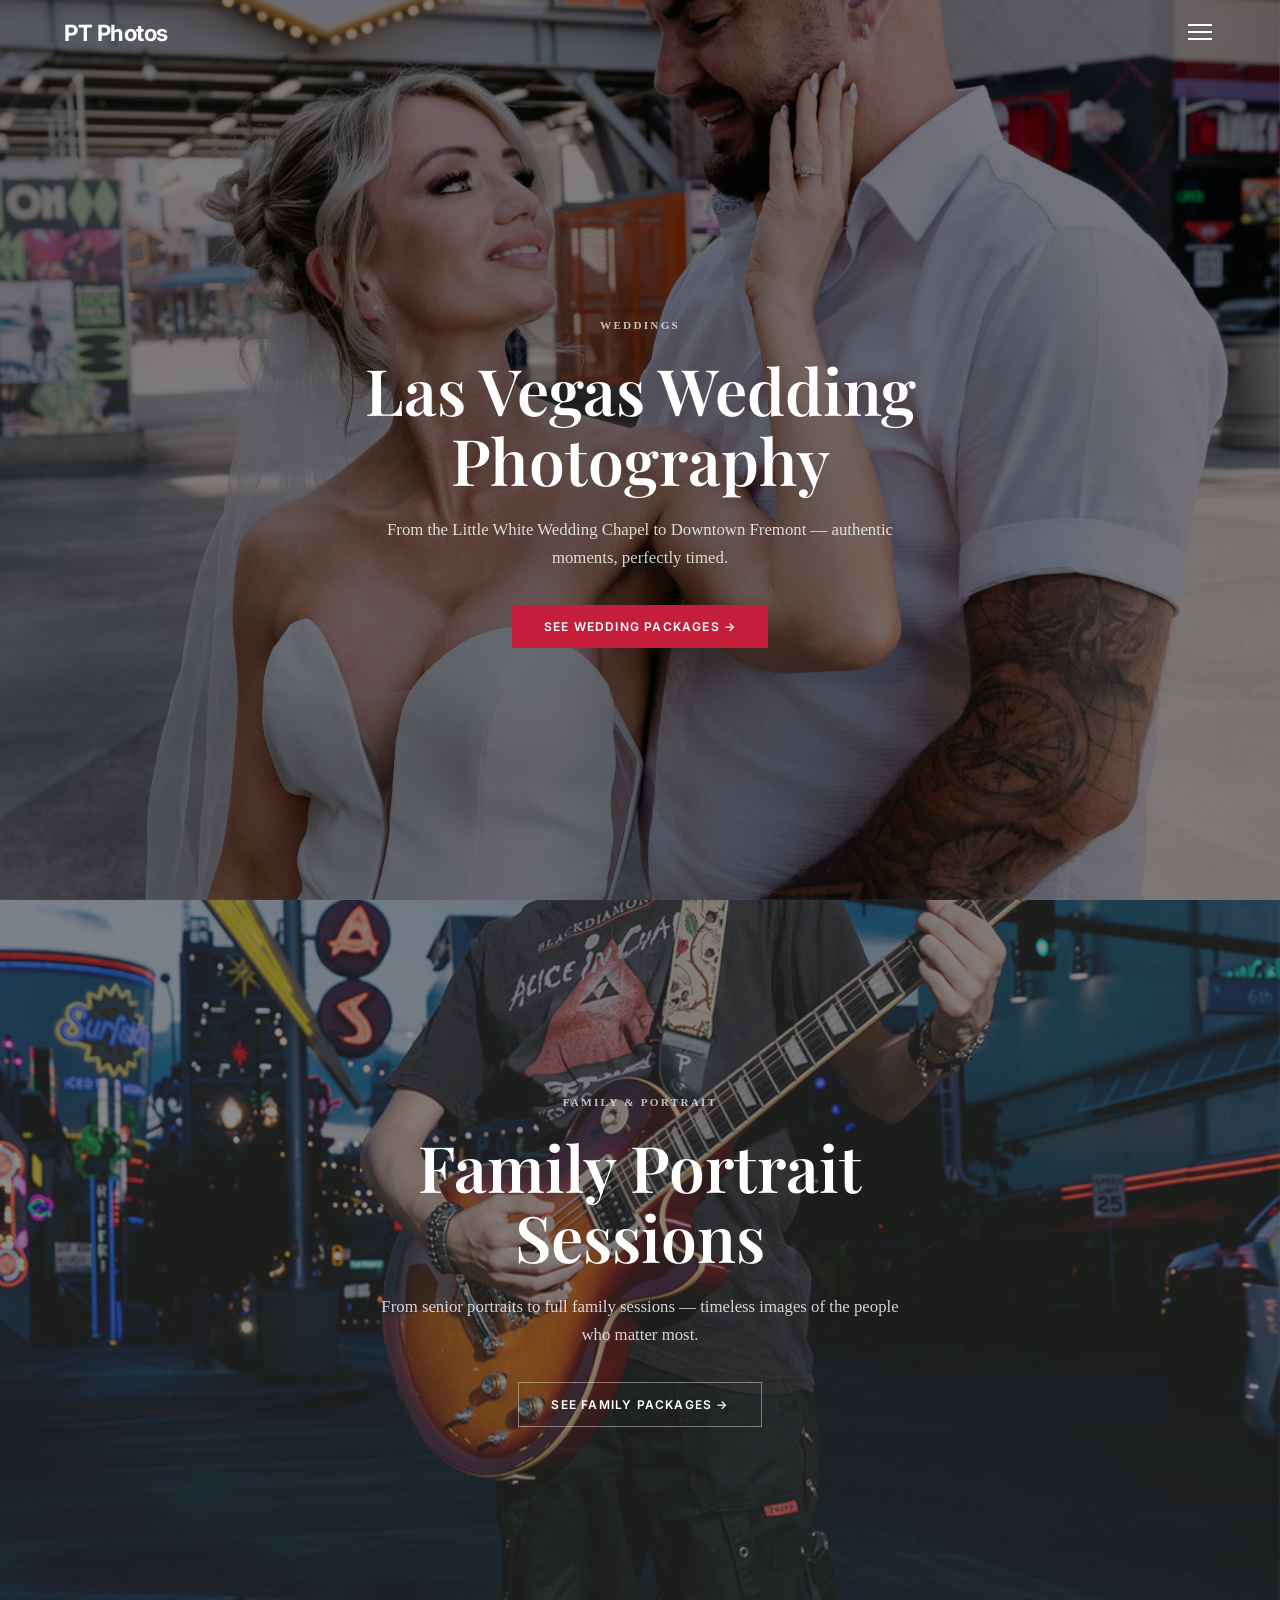
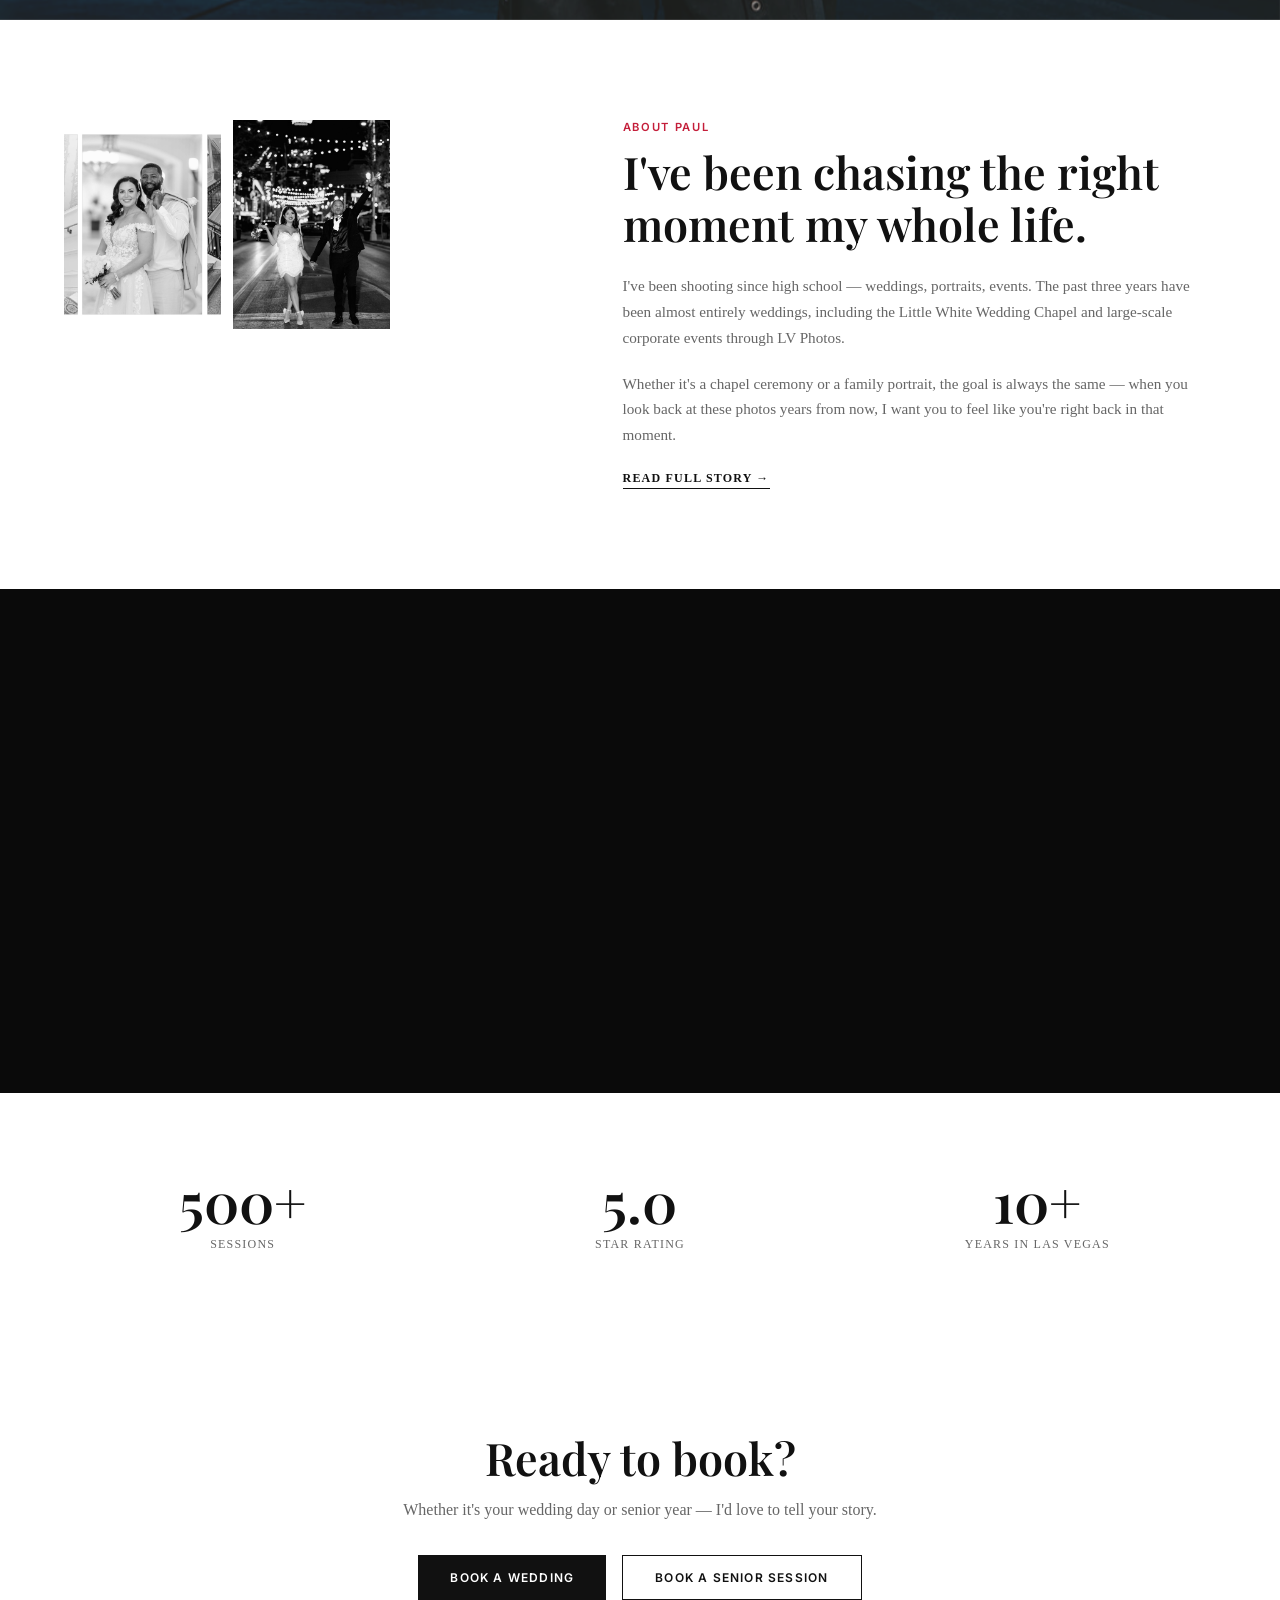
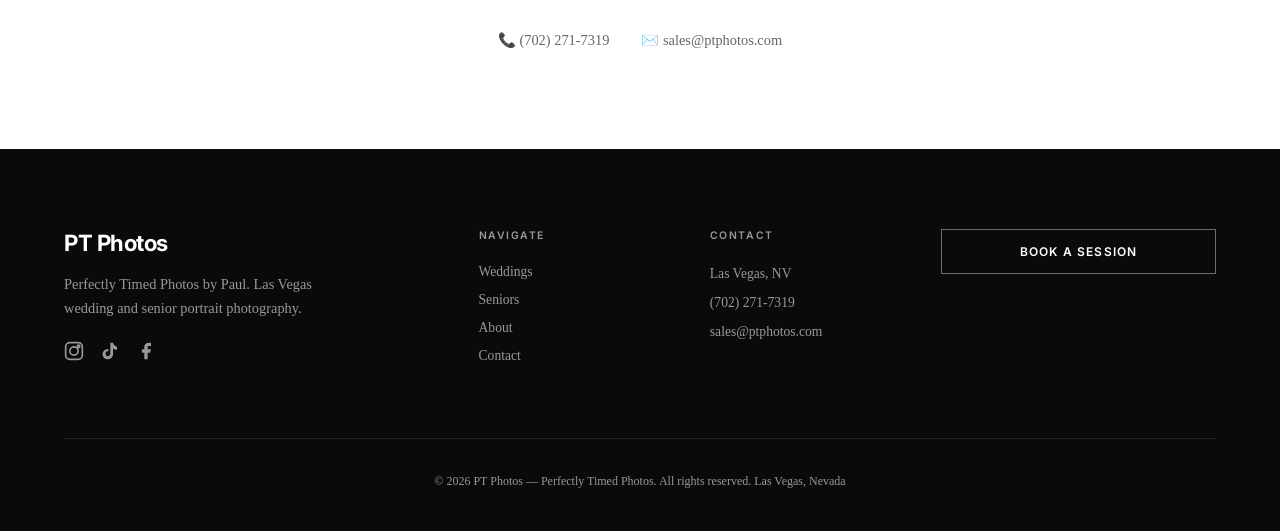
<file: index.html>
<!DOCTYPE html>
<html lang="en">
<head>
    <meta charset="UTF-8">
    <meta name="viewport" content="width=device-width, initial-scale=1.0">
    <title>PT Photos | Las Vegas Wedding & Portrait Photography</title>
    <meta name="description" content="Las Vegas wedding photography by Paul at PT Photos. Perfectly timed photos for weddings and senior portraits.">
    <link rel="stylesheet" href="styles.css">
    <link rel="preconnect" href="https://fonts.googleapis.com">
    <link rel="preconnect" href="https://fonts.gstatic.com" crossorigin>
</head>
<body>

    <nav class="navbar" id="navbar">
        <div class="nav-container">
          <a href="index.html" class="logo">PT Photos</a>
            <button class="nav-toggle" id="navToggle" aria-label="Menu">
                <span></span>
                <span></span>
                <span></span>
            </button>
            <ul class="nav-menu" id="navMenu">
                <li><a href="weddings.html">Weddings</a></li>
                <li><a href="seniors.html">Seniors</a></li>
                <li><a href="about.html">About</a></li>
                <li><a href="contact.html">Contact</a></li>
            </ul>
        </div>
    </nav>

    <!-- Hero: Weddings -->
    <section class="hero" id="home">
        <div class="hero-bg">
            <img src="photo1.JPG" alt="Las Vegas Wedding Photography">
        </div>
        <div class="hero-overlay"></div>
        <div class="hero-content">
            <p class="hero-label">Weddings</p>
            <h1>Las Vegas Wedding Photography</h1>
            <p class="hero-desc">From the Little White Wedding Chapel to Downtown Fremont — authentic moments, perfectly timed.</p>
            <a href="weddings.html" class="btn btn-primary">See Wedding Packages →</a>
        </div>
    </section>

    <!-- Family Portrait Sessions -->
    <section class="family-sessions">
        <div class="hero-bg">
            <img src="photo2.JPG" alt="Family Portrait Sessions">
        </div>
        <div class="hero-overlay"></div>
        <div class="hero-content">
            <p class="hero-label">Family & Portrait</p>
            <h1>Family Portrait Sessions</h1>
            <p class="hero-desc">From senior portraits to full family sessions — timeless images of the people who matter most.</p>
            <a href="seniors.html" class="btn btn-outline">See Family Packages →</a>
        </div>
    </section>

    <!-- About Paul -->
    <section class="about-home" id="about">
        <div class="container">
            <div class="about-home-grid">
                <div class="about-home-photos reveal">
                    <img src="photo3.JPG" alt="Wedding portrait">
                    <img src="photo5.JPG" alt="Chapel wedding">
                </div>
                <div class="about-home-text reveal">
                    <span class="section-label">About Paul</span>
                    <h2 class="section-title">I've been chasing the right moment my whole life.</h2>
                    <p>I've been shooting since high school — weddings, portraits, events. The past three years have been almost entirely weddings, including the Little White Wedding Chapel and large-scale corporate events through LV Photos.</p>
                    <p>Whether it's a chapel ceremony or a family portrait, the goal is always the same — when you look back at these photos years from now, I want you to feel like you're right back in that moment.</p>
                    <a href="about.html" class="link-arrow">Read Full Story →</a>
                </div>
            </div>
        </div>
    </section>

    <!-- Testimonial -->
    <section class="testimonial">
        <div class="container">
            <div class="testimonial-content reveal">
                <div class="stars">★★★★★</div>
                <blockquote>"I booked a photographer through the chapel, and Paul was our guy. I can't even begin to say enough about him. We had so much fun with him, and he kept showing us sneak peeks of the pictures and they blew us away. He is extremely talented and was able to capture our fun, flirty, sexy, Vegas dream photos."</blockquote>
                <div class="testimonial-author">Amanda Zeilman</div>
                <div class="testimonial-source">Little White Wedding Chapel · Google Review</div>
            </div>
        </div>
    </section>

    <!-- Stats -->
    <section class="stats">
        <div class="container">
            <div class="stats-grid reveal">
                <div class="stat-item">
                    <div class="stat-number">500+</div>
                    <div class="stat-label">Sessions</div>
                </div>
                <div class="stat-item">
                    <div class="stat-number">5.0</div>
                    <div class="stat-label">Star Rating</div>
                </div>
                <div class="stat-item">
                    <div class="stat-number">10+</div>
                    <div class="stat-label">Years in Las Vegas</div>
                </div>
            </div>
        </div>
    </section>

    <!-- CTA -->
    <section class="cta-section">
        <div class="container">
            <div class="reveal">
                <h2 class="section-title">Ready to book?</h2>
                <p>Whether it's your wedding day or senior year — I'd love to tell your story.</p>
                <div class="cta-buttons">
                    <a href="weddings.html" class="btn btn-dark">Book a Wedding</a>
                    <a href="seniors.html" class="btn btn-outline-dark">Book a Senior Session</a>
                </div>
                <div class="cta-contact">
                    <a href="tel:+17022717319">📞 (702) 271-7319</a>
                    <a href="mailto:sales@ptphotos.com">✉️ sales@ptphotos.com</a>
                </div>
            </div>
        </div>
    </section>

    <!-- Footer -->
    <footer class="footer">
        <div class="container">
            <div class="footer-grid">
                <div class="footer-brand">
                   <a href="index.html" class="logo" style="color:#fff">PT Photos</a>
                    <p>Perfectly Timed Photos by Paul. Las Vegas wedding and senior portrait photography.</p>
                    <div class="social-links">
                        <a href="https://www.instagram.com/ptphotos.vegas" target="_blank" rel="noopener" aria-label="Instagram">
                            <svg width="20" height="20" viewBox="0 0 24 24" fill="none" stroke="currentColor" stroke-width="2"><rect x="2" y="2" width="20" height="20" rx="5"/><circle cx="12" cy="12" r="5"/><circle cx="17.5" cy="6.5" r="1.5"/></svg>
                        </a>
                        <a href="https://www.tiktok.com/@perfectly.timed8" target="_blank" rel="noopener" aria-label="TikTok">
                            <svg width="20" height="20" viewBox="0 0 24 24" fill="currentColor"><path d="M19.59 6.69a4.83 4.83 0 01-3.77-4.25V2h-3.45v13.67a2.89 2.89 0 01-2.88 2.5 2.89 2.89 0 01-2.88-2.89 2.89 2.89 0 012.88-2.89c.2 0 .39.02.58.06V9.66a6.37 6.37 0 00-.58-.03A6.34 6.34 0 003 16.04 6.34 6.34 0 009.34 22a6.34 6.34 0 006.34-6.34V9.01a8.16 8.16 0 004.8 1.55V7.11a4.85 4.85 0 01-.89-.42z"/></svg>
                        </a>
                        <a href="https://www.facebook.com/share/1CvV9tf7gH/" target="_blank" rel="noopener" aria-label="Facebook">
                            <svg width="20" height="20" viewBox="0 0 24 24" fill="currentColor"><path d="M18 2h-3a5 5 0 00-5 5v3H7v4h3v8h4v-8h3l1-4h-4V7a1 1 0 011-1h3z"/></svg>
                        </a>
                    </div>
                </div>
                <div>
                    <div class="footer-title">Navigate</div>
                    <ul class="footer-links">
                        <li><a href="weddings.html">Weddings</a></li>
                        <li><a href="seniors.html">Seniors</a></li>
                        <li><a href="about.html">About</a></li>
                        <li><a href="contact.html">Contact</a></li>
                    </ul>
                </div>
                <div>
                    <div class="footer-title">Contact</div>
                    <div class="footer-contact">
                        <p>Las Vegas, NV</p>
                        <p>(702) 271-7319</p>
                        <p>sales@ptphotos.com</p>
                    </div>
                </div>
                <div>
                    <a href="contact.html" class="btn btn-outline" style="width:100%">Book a Session</a>
                </div>
            </div>
            <div class="footer-bottom">
                <p>© 2026 PT Photos — Perfectly Timed Photos. All rights reserved. Las Vegas, Nevada</p>
            </div>
        </div>
    </footer>

    <script src="script.js"></script>
</body>
</html>
</file>
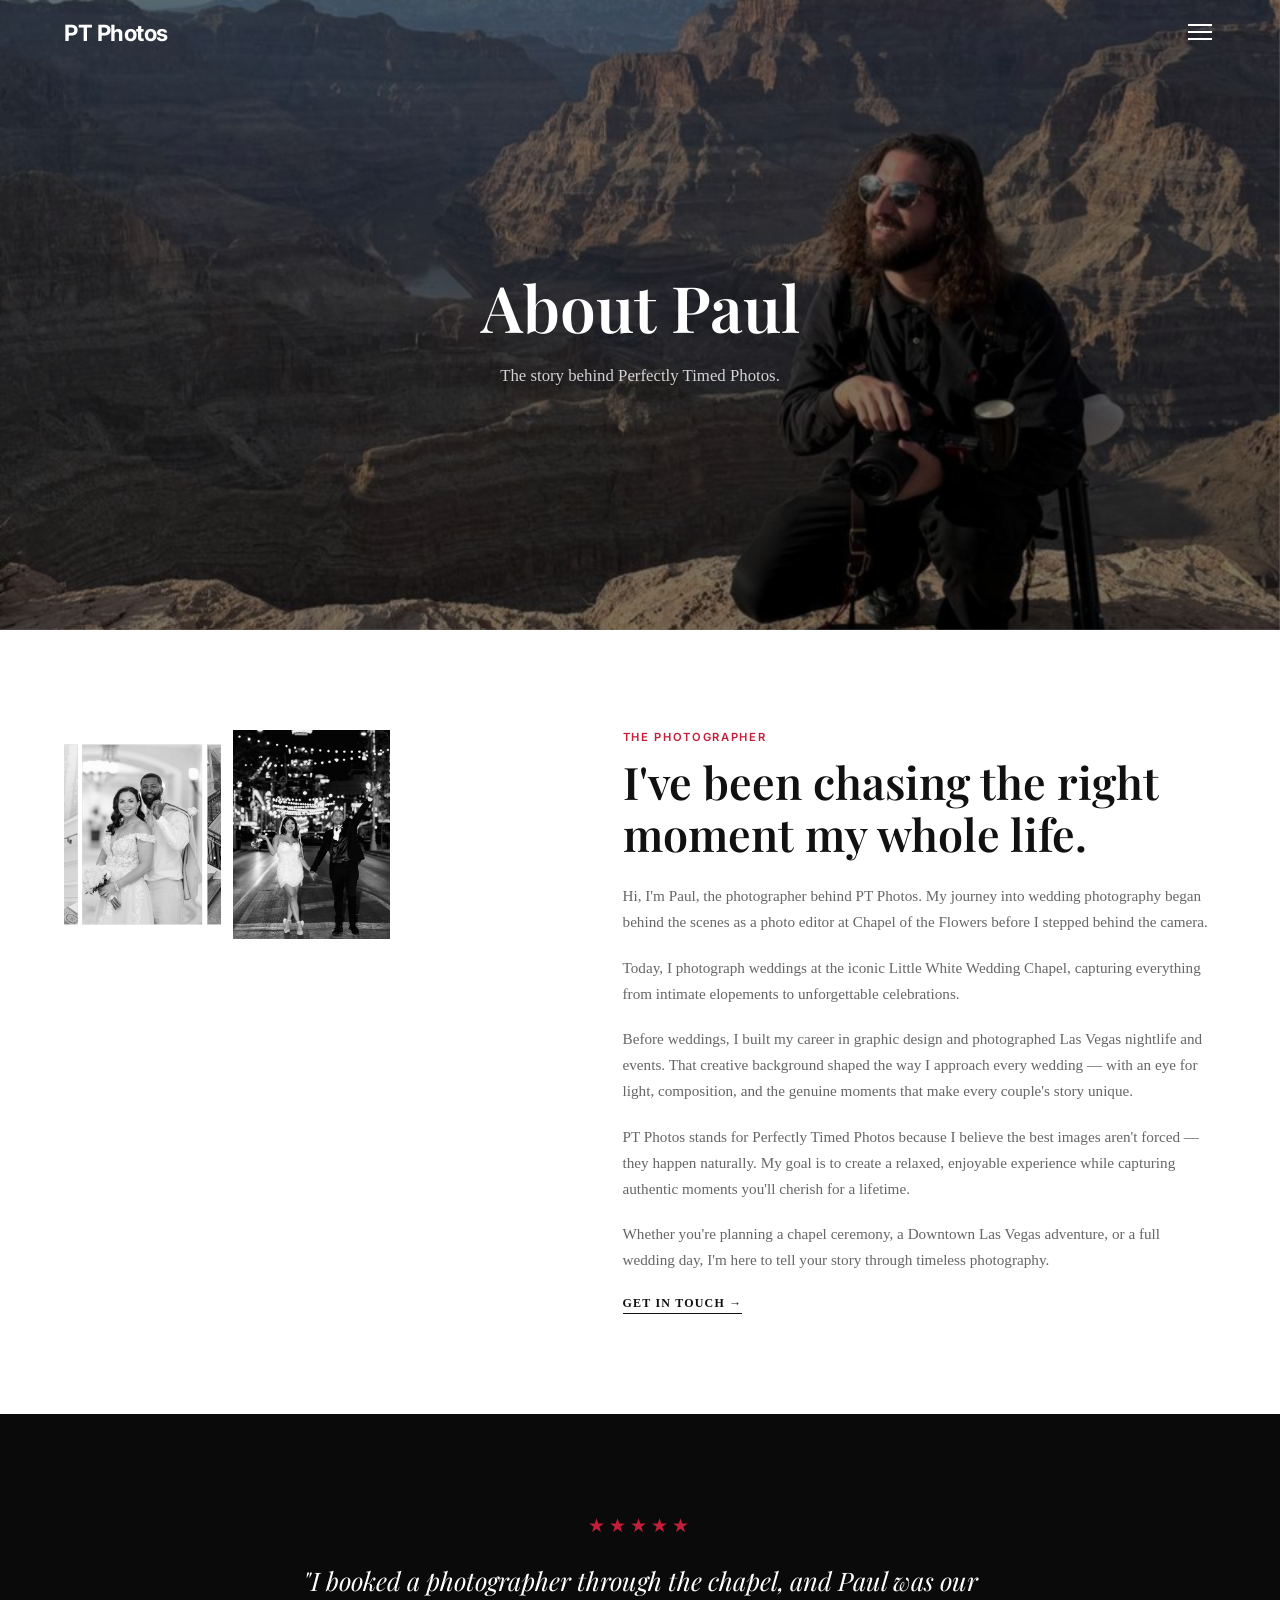
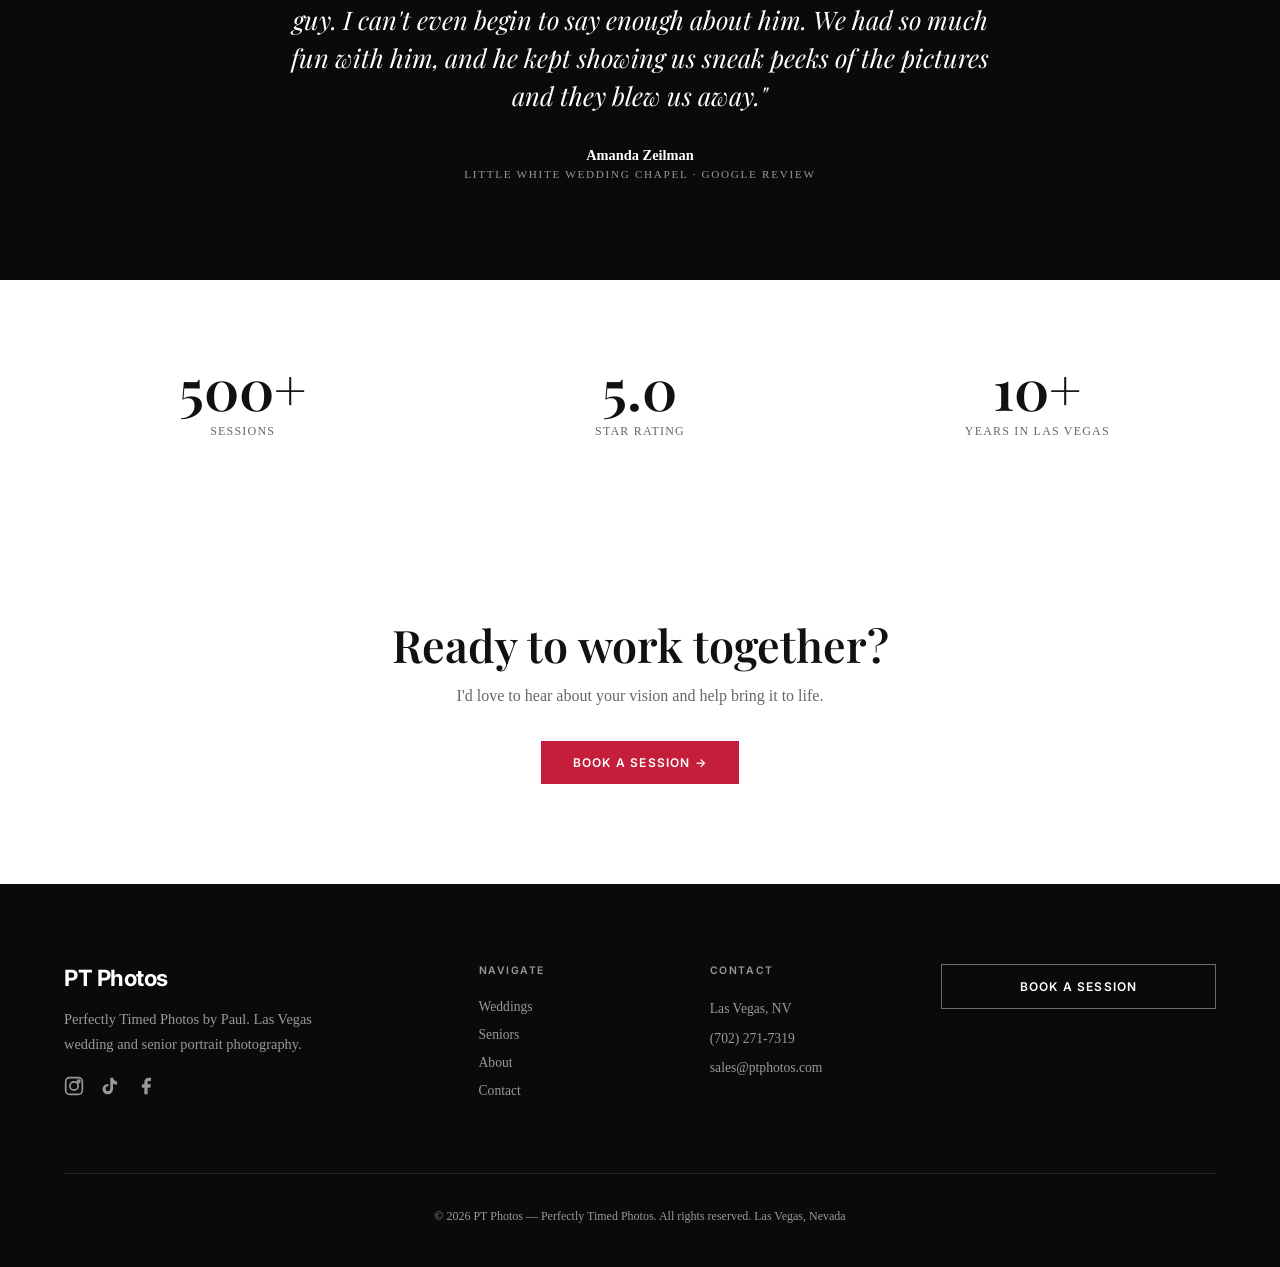
<file: about.html>
<!DOCTYPE html>
<html lang="en">
<head>
    <meta charset="UTF-8">
    <meta name="viewport" content="width=device-width, initial-scale=1.0">
    <title>About Paul | PT Photos Las Vegas</title>
    <meta name="description" content="Meet Paul, the photographer behind PT Photos. Las Vegas wedding and senior portrait photographer with 10+ years experience.">
    <link rel="stylesheet" href="styles.css">
</head>
<body>

    <nav class="navbar" id="navbar">
        <div class="nav-container">
            <a href="index.html" class="logo">PT Photos</a>
            <button class="nav-toggle" id="navToggle" aria-label="Menu">
                <span></span>
                <span></span>
                <span></span>
            </button>
            <ul class="nav-menu" id="navMenu">
                <li><a href="weddings.html">Weddings</a></li>
                <li><a href="seniors.html">Seniors</a></li>
                <li><a href="about.html" class="active">About</a></li>
                <li><a href="contact.html">Contact</a></li>
            </ul>
        </div>
    </nav>

    <!-- About Hero -->
    <section class="page-header" style="min-height:70vh">
        <div class="hero-bg">
            <img src="photo20.JPG" alt="Paul - PT Photos">
        </div>
        <div class="hero-overlay"></div>
        <div class="hero-content">
            <h1>About Paul</h1>
            <p class="hero-desc">The story behind Perfectly Timed Photos.</p>
        </div>
    </section>

    <!-- About Content -->
    <section class="about-home" style="padding:100px 0">
        <div class="container">
            <div class="about-home-grid reveal">
                <div class="about-home-photos">
                    <img src="photo3.JPG" alt="Paul at work">
                    <img src="photo5.JPG" alt="Wedding moment">
                </div>
                <div class="about-home-text">
                    <span class="section-label">The Photographer</span>
                    <h2 class="section-title">I've been chasing the right moment my whole life.</h2>
                    <p>Hi, I'm Paul, the photographer behind PT Photos. My journey into wedding photography began behind the scenes as a photo editor at Chapel of the Flowers before I stepped behind the camera.</p>
                    <p>Today, I photograph weddings at the iconic Little White Wedding Chapel, capturing everything from intimate elopements to unforgettable celebrations.</p>
                    <p>Before weddings, I built my career in graphic design and photographed Las Vegas nightlife and events. That creative background shaped the way I approach every wedding — with an eye for light, composition, and the genuine moments that make every couple's story unique.</p>
                    <p>PT Photos stands for Perfectly Timed Photos because I believe the best images aren't forced — they happen naturally. My goal is to create a relaxed, enjoyable experience while capturing authentic moments you'll cherish for a lifetime.</p>
                    <p>Whether you're planning a chapel ceremony, a Downtown Las Vegas adventure, or a full wedding day, I'm here to tell your story through timeless photography.</p>
                    <a href="contact.html" class="link-arrow">Get in Touch →</a>
                </div>
            </div>
        </div>
    </section>

    <!-- Testimonial -->
    <section class="testimonial">
        <div class="container">
            <div class="testimonial-content reveal">
                <div class="stars">★★★★★</div>
                <blockquote>"I booked a photographer through the chapel, and Paul was our guy. I can't even begin to say enough about him. We had so much fun with him, and he kept showing us sneak peeks of the pictures and they blew us away."</blockquote>
                <div class="testimonial-author">Amanda Zeilman</div>
                <div class="testimonial-source">Little White Wedding Chapel · Google Review</div>
            </div>
        </div>
    </section>

    <!-- Stats -->
    <section class="stats">
        <div class="container">
            <div class="stats-grid reveal">
                <div class="stat-item">
                    <div class="stat-number">500+</div>
                    <div class="stat-label">Sessions</div>
                </div>
                <div class="stat-item">
                    <div class="stat-number">5.0</div>
                    <div class="stat-label">Star Rating</div>
                </div>
                <div class="stat-item">
                    <div class="stat-number">10+</div>
                    <div class="stat-label">Years in Las Vegas</div>
                </div>
            </div>
        </div>
    </section>

    <!-- CTA -->
    <section class="cta-section">
        <div class="container">
            <div class="reveal">
                <h2 class="section-title">Ready to work together?</h2>
                <p>I'd love to hear about your vision and help bring it to life.</p>
                <a href="contact.html" class="btn btn-primary">Book a Session →</a>
            </div>
        </div>
    </section>

    <!-- Footer -->
    <footer class="footer">
        <div class="container">
            <div class="footer-grid">
                <div class="footer-brand">
                   <a href="index.html" class="logo" style="color:#fff">PT Photos</a>
                    <p>Perfectly Timed Photos by Paul. Las Vegas wedding and senior portrait photography.</p>
                    <div class="social-links">
                        <a href="https://www.instagram.com/ptphotos.vegas" target="_blank" rel="noopener" aria-label="Instagram">
                            <svg width="20" height="20" viewBox="0 0 24 24" fill="none" stroke="currentColor" stroke-width="2"><rect x="2" y="2" width="20" height="20" rx="5"/><circle cx="12" cy="12" r="5"/><circle cx="17.5" cy="6.5" r="1.5"/></svg>
                        </a>
                        <a href="https://www.tiktok.com/@perfectly.timed8" target="_blank" rel="noopener" aria-label="TikTok">
                            <svg width="20" height="20" viewBox="0 0 24 24" fill="currentColor"><path d="M19.59 6.69a4.83 4.83 0 01-3.77-4.25V2h-3.45v13.67a2.89 2.89 0 01-2.88 2.5 2.89 2.89 0 01-2.88-2.89 2.89 2.89 0 012.88-2.89c.2 0 .39.02.58.06V9.66a6.37 6.37 0 00-.58-.03A6.34 6.34 0 003 16.04 6.34 6.34 0 009.34 22a6.34 6.34 0 006.34-6.34V9.01a8.16 8.16 0 004.8 1.55V7.11a4.85 4.85 0 01-.89-.42z"/></svg>
                        </a>
                        <a href="https://www.facebook.com/share/1CvV9tf7gH/" target="_blank" rel="noopener" aria-label="Facebook">
                            <svg width="20" height="20" viewBox="0 0 24 24" fill="currentColor"><path d="M18 2h-3a5 5 0 00-5 5v3H7v4h3v8h4v-8h3l1-4h-4V7a1 1 0 011-1h3z"/></svg>
                        </a>
                    </div>
                </div>
                <div>
                    <div class="footer-title">Navigate</div>
                    <ul class="footer-links">
                        <li><a href="weddings.html">Weddings</a></li>
                        <li><a href="seniors.html">Seniors</a></li>
                        <li><a href="about.html">About</a></li>
                        <li><a href="contact.html">Contact</a></li>
                    </ul>
                </div>
                <div>
                    <div class="footer-title">Contact</div>
                    <div class="footer-contact">
                        <p>Las Vegas, NV</p>
                        <p>(702) 271-7319</p>
                        <p>sales@ptphotos.com</p>
                    </div>
                </div>
                <div>
                    <a href="contact.html" class="btn btn-outline" style="width:100%">Book a Session</a>
                </div>
            </div>
            <div class="footer-bottom">
                <p>© 2026 PT Photos — Perfectly Timed Photos. All rights reserved. Las Vegas, Nevada</p>
            </div>
        </div>
    </footer>

    <script src="script.js"></script>
</body>
</html>
</file>
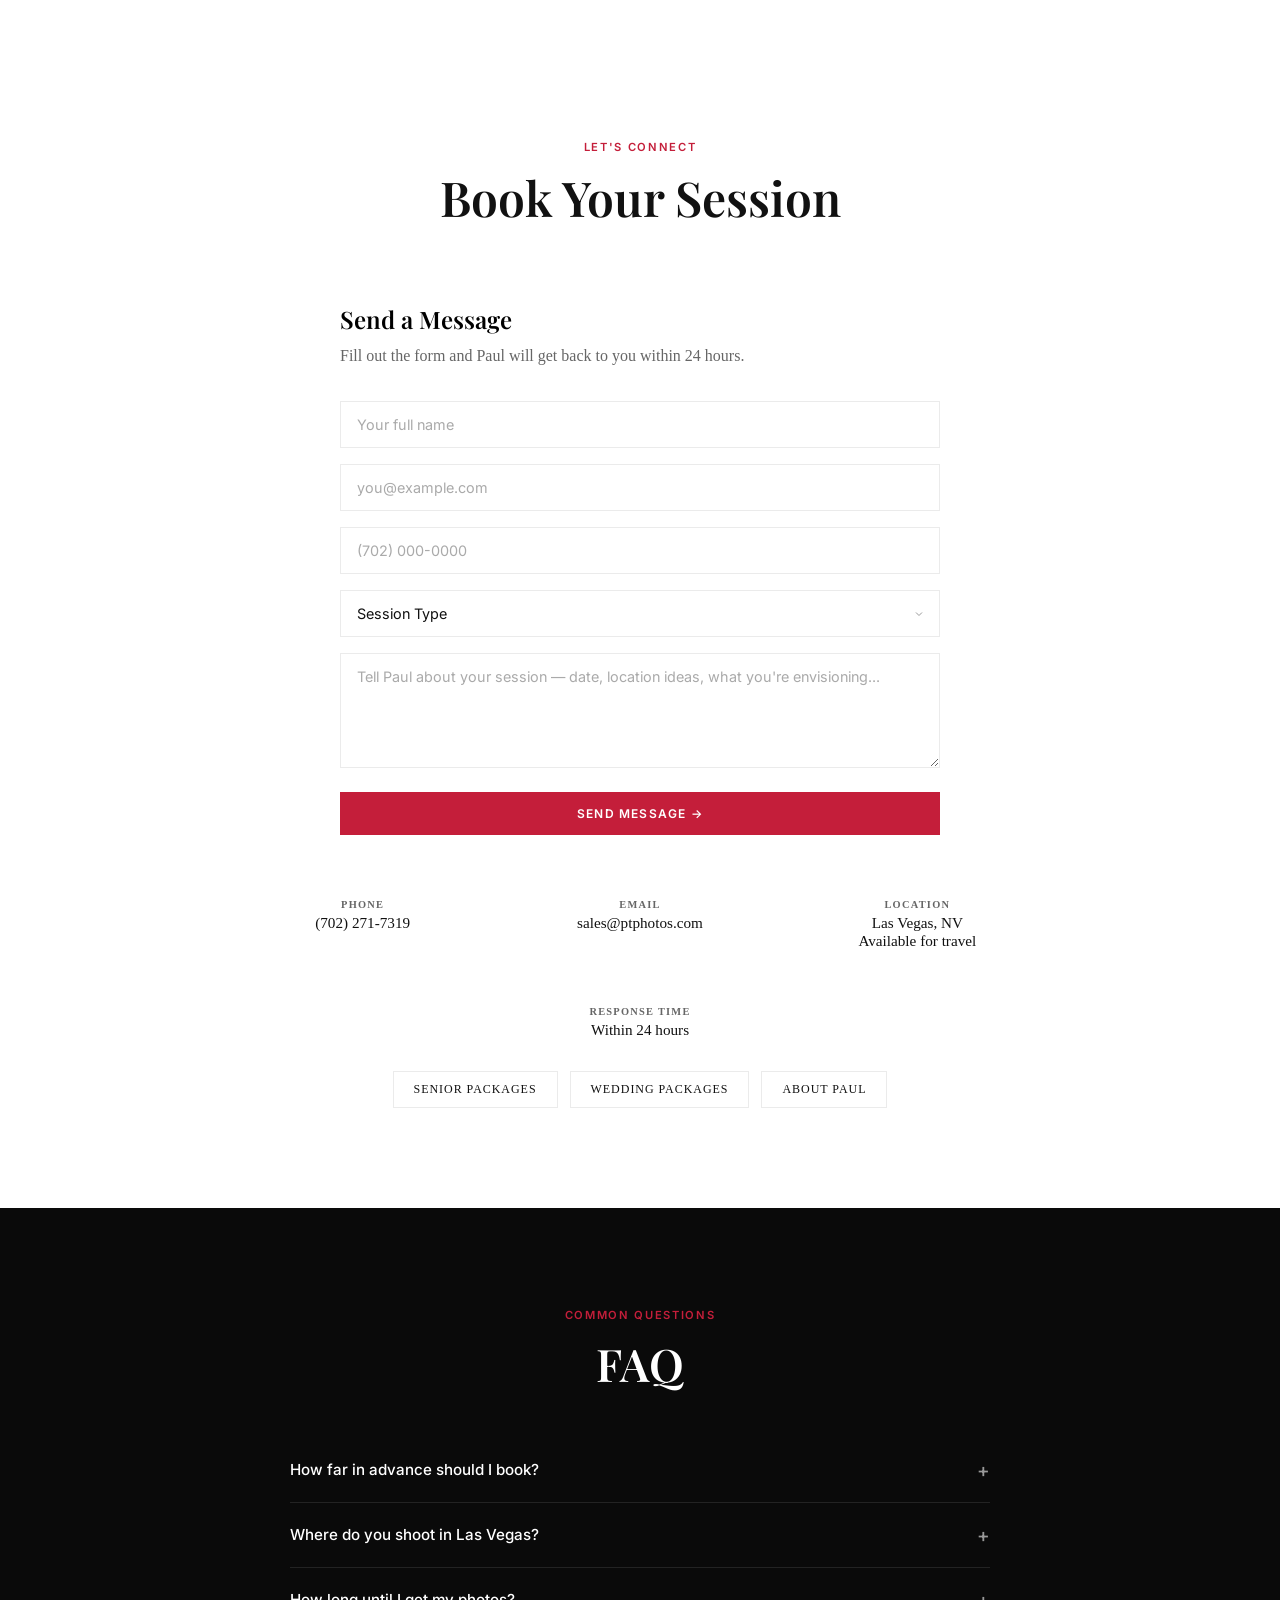
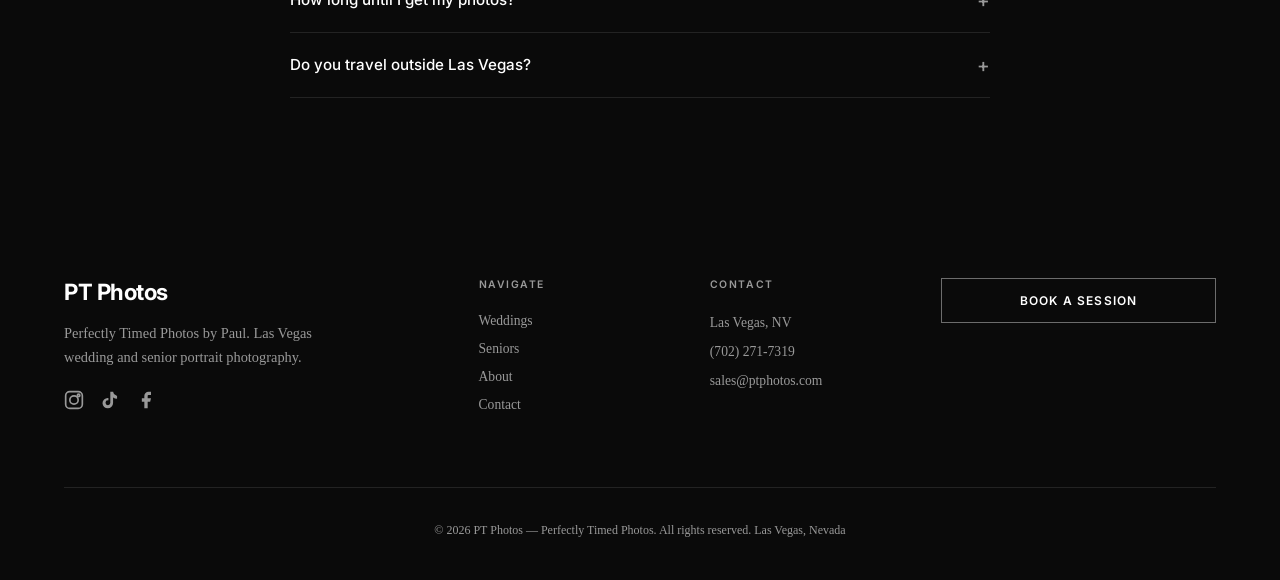
<file: contact.html>
<!DOCTYPE html>
<html lang="en">
<head>
    <meta charset="UTF-8">
    <meta name="viewport" content="width=device-width, initial-scale=1.0">
    <title>Contact | PT Photos Las Vegas</title>
    <meta name="description" content="Book your Las Vegas wedding or senior portrait session. Contact PT Photos today.">
    <link rel="stylesheet" href="styles.css">
</head>
<body>

    <nav class="navbar" id="navbar">
        <div class="nav-container">
            <a href="index.html" class="logo">PT Photos</a>
            <button class="nav-toggle" id="navToggle" aria-label="Menu">
                <span></span>
                <span></span>
                <span></span>
            </button>
            <ul class="nav-menu" id="navMenu">
                <li><a href="weddings.html">Weddings</a></li>
                <li><a href="seniors.html">Seniors</a></li>
                <li><a href="about.html">About</a></li>
                <li><a href="contact.html" class="active">Contact</a></li>
            </ul>
        </div>
    </nav>

    <!-- Header -->
    <section class="contact-page-header">
        <div class="container">
            <span class="section-label reveal">Let's Connect</span>
            <h2 class="section-title reveal" style="font-size:clamp(2rem,5vw,3rem)">Book Your Session</h2>
        </div>
    </section>

    <!-- Form -->
    <section class="contact-section" style="padding-top:0">
        <div class="container">
            <div class="contact-page-form reveal">
                <h3 style="font-family:var(--font-serif);font-size:1.5rem;margin-bottom:8px">Send a Message</h3>
                <p style="margin-bottom:32px">Fill out the form and Paul will get back to you within 24 hours.</p>
                
                <form class="contact-form" data-form id="contactForm" action="https://api.web3forms.com/submit" method="POST">
                    <input type="hidden" name="access_key" value="52585ecf-d9ac-4b30-9e5b-4c2871a77b1e">
                    <input type="hidden" name="subject" value="New Contact Form - PT Photos">
                    <input type="hidden" name="from_name" value="PT Photos Website">
                    <input type="checkbox" name="botcheck" class="hidden" style="display:none">

                    <input type="text" name="name" placeholder="Your full name" required>
                    <input type="email" name="email" placeholder="you@example.com" required>
                    <input type="tel" name="phone" placeholder="(702) 000-0000">
                    <select name="session_type" required>
                        <option value="" disabled selected>Session Type</option>
                        <option>Wedding</option>
                        <option>Senior Portrait</option>
                        <option>Family Session</option>
                        <option>Other</option>
                    </select>
                    <textarea name="message" rows="5" placeholder="Tell Paul about your session — date, location ideas, what you're envisioning..." required></textarea>
                    <button type="submit" class="btn btn-primary">Send Message →</button>
                </form>
            </div>

            <div class="contact-details-grid reveal" style="margin-top:64px">
                <div class="contact-info-item">
                    <strong>Phone</strong>
                    <a href="tel:+17022717319">(702) 271-7319</a>
                </div>
                <div class="contact-info-item">
                    <strong>Email</strong>
                    <a href="mailto:sales@ptphotos.com">sales@ptphotos.com</a>
                </div>
                <div class="contact-info-item">
                    <strong>Location</strong>
                    <span>Las Vegas, NV<br>Available for travel</span>
                </div>
            </div>

            <div class="contact-info-item reveal" style="text-align:center;margin-top:32px">
                <strong>Response Time</strong>
                <span>Within 24 hours</span>
            </div>

            <div class="explore-tags reveal">
                <a href="seniors.html">Senior Packages</a>
                <a href="weddings.html">Wedding Packages</a>
                <a href="about.html">About Paul</a>
            </div>
        </div>
    </section>

    <!-- FAQ -->
    <section class="faq-section">
        <div class="container">
            <span class="section-label reveal">Common Questions</span>
            <h2 class="section-title light reveal">FAQ</h2>
            <div class="faq-list reveal">
                <div class="faq-item">
                    <button class="faq-question">How far in advance should I book? <span class="faq-icon">+</span></button>
                    <div class="faq-answer"><p>For weddings, I recommend booking 3-6 months in advance. For senior portraits, 2-4 weeks is usually sufficient.</p></div>
                </div>
                <div class="faq-item">
                    <button class="faq-question">Where do you shoot in Las Vegas? <span class="faq-icon">+</span></button>
                    <div class="faq-answer"><p>I shoot all over Las Vegas — the Little White Wedding Chapel, Downtown Fremont, the Strip, desert landscapes, urban rooftops, and more.</p></div>
                </div>
                <div class="faq-item">
                    <button class="faq-question">How long until I get my photos? <span class="faq-icon">+</span></button>
                    <div class="faq-answer"><p>Turnaround is typically 2 weeks for fully edited galleries. Senior sessions include a next-day sneak peek with select packages.</p></div>
                </div>
                <div class="faq-item">
                    <button class="faq-question">Do you travel outside Las Vegas? <span class="faq-icon">+</span></button>
                    <div class="faq-answer"><p>Yes! I'm available for travel. Let's discuss your destination wedding or session.</p></div>
                </div>
            </div>
        </div>
    </section>

    <!-- Footer -->
    <footer class="footer">
        <div class="container">
            <div class="footer-grid">
                <div class="footer-brand">
                    <a href="index.html" class="logo" style="color:#fff">PT Photos</a>
                    <p>Perfectly Timed Photos by Paul. Las Vegas wedding and senior portrait photography.</p>
                    <div class="social-links">
                        <a href="https://www.instagram.com/ptphotos.vegas" target="_blank" rel="noopener" aria-label="Instagram">
                            <svg width="20" height="20" viewBox="0 0 24 24" fill="none" stroke="currentColor" stroke-width="2"><rect x="2" y="2" width="20" height="20" rx="5"/><circle cx="12" cy="12" r="5"/><circle cx="17.5" cy="6.5" r="1.5"/></svg>
                        </a>
                        <a href="https://www.tiktok.com/@perfectly.timed8" target="_blank" rel="noopener" aria-label="TikTok">
                            <svg width="20" height="20" viewBox="0 0 24 24" fill="currentColor"><path d="M19.59 6.69a4.83 4.83 0 01-3.77-4.25V2h-3.45v13.67a2.89 2.89 0 01-2.88 2.5 2.89 2.89 0 01-2.88-2.89 2.89 2.89 0 012.88-2.89c.2 0 .39.02.58.06V9.66a6.37 6.37 0 00-.58-.03A6.34 6.34 0 003 16.04 6.34 6.34 0 009.34 22a6.34 6.34 0 006.34-6.34V9.01a8.16 8.16 0 004.8 1.55V7.11a4.85 4.85 0 01-.89-.42z"/></svg>
                        </a>
                        <a href="https://www.facebook.com/share/1CvV9tf7gH/" target="_blank" rel="noopener" aria-label="Facebook">
                            <svg width="20" height="20" viewBox="0 0 24 24" fill="currentColor"><path d="M18 2h-3a5 5 0 00-5 5v3H7v4h3v8h4v-8h3l1-4h-4V7a1 1 0 011-1h3z"/></svg>
                        </a>
                    </div>
                </div>
                <div>
                    <div class="footer-title">Navigate</div>
                    <ul class="footer-links">
                        <li><a href="weddings.html">Weddings</a></li>
                        <li><a href="seniors.html">Seniors</a></li>
                        <li><a href="about.html">About</a></li>
                        <li><a href="contact.html">Contact</a></li>
                    </ul>
                </div>
                <div>
                    <div class="footer-title">Contact</div>
                    <div class="footer-contact">
                        <p>Las Vegas, NV</p>
                        <p>(702) 271-7319</p>
                        <p>sales@ptphotos.com</p>
                    </div>
                </div>
                <div>
                    <a href="contact.html" class="btn btn-outline" style="width:100%">Book a Session</a>
                </div>
            </div>
            <div class="footer-bottom">
                <p>© 2026 PT Photos — Perfectly Timed Photos. All rights reserved. Las Vegas, Nevada</p>
            </div>
        </div>
    </footer>

    <script src="script.js"></script>
</body>
</html>
</file>
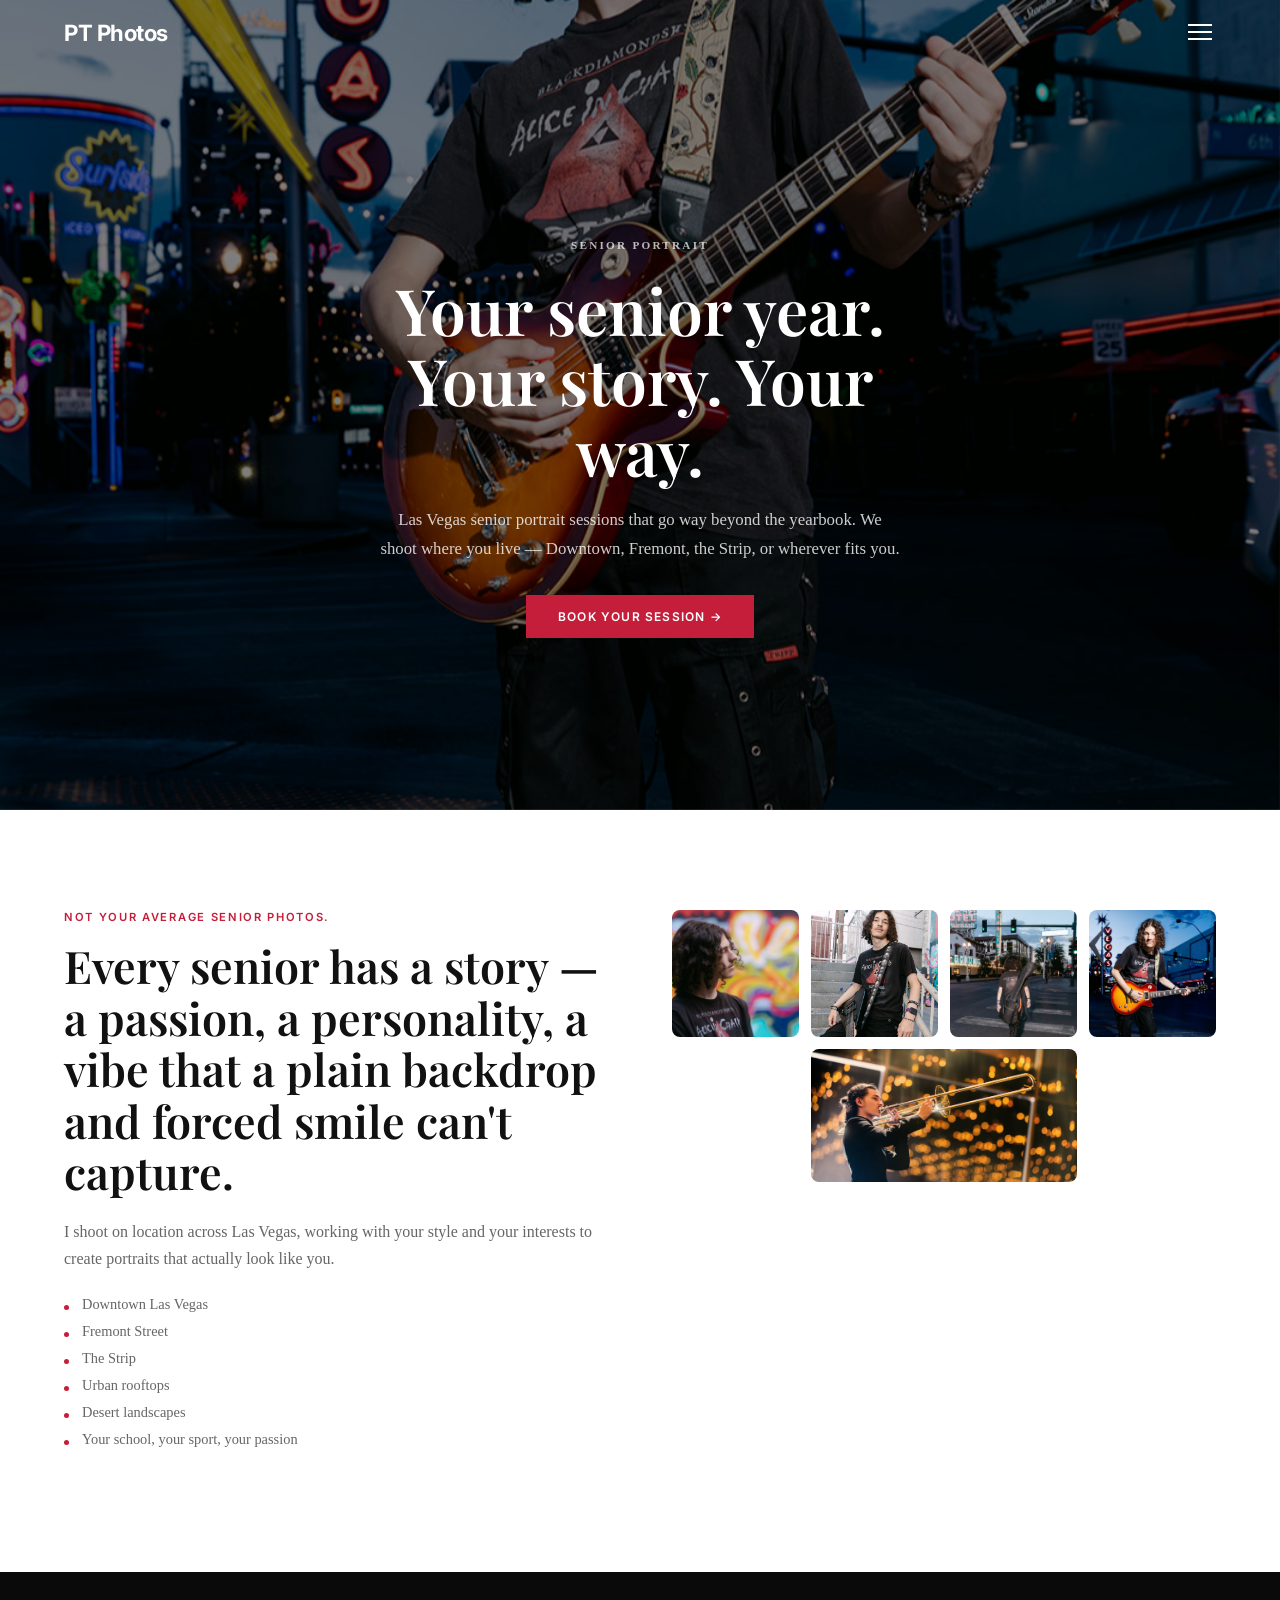
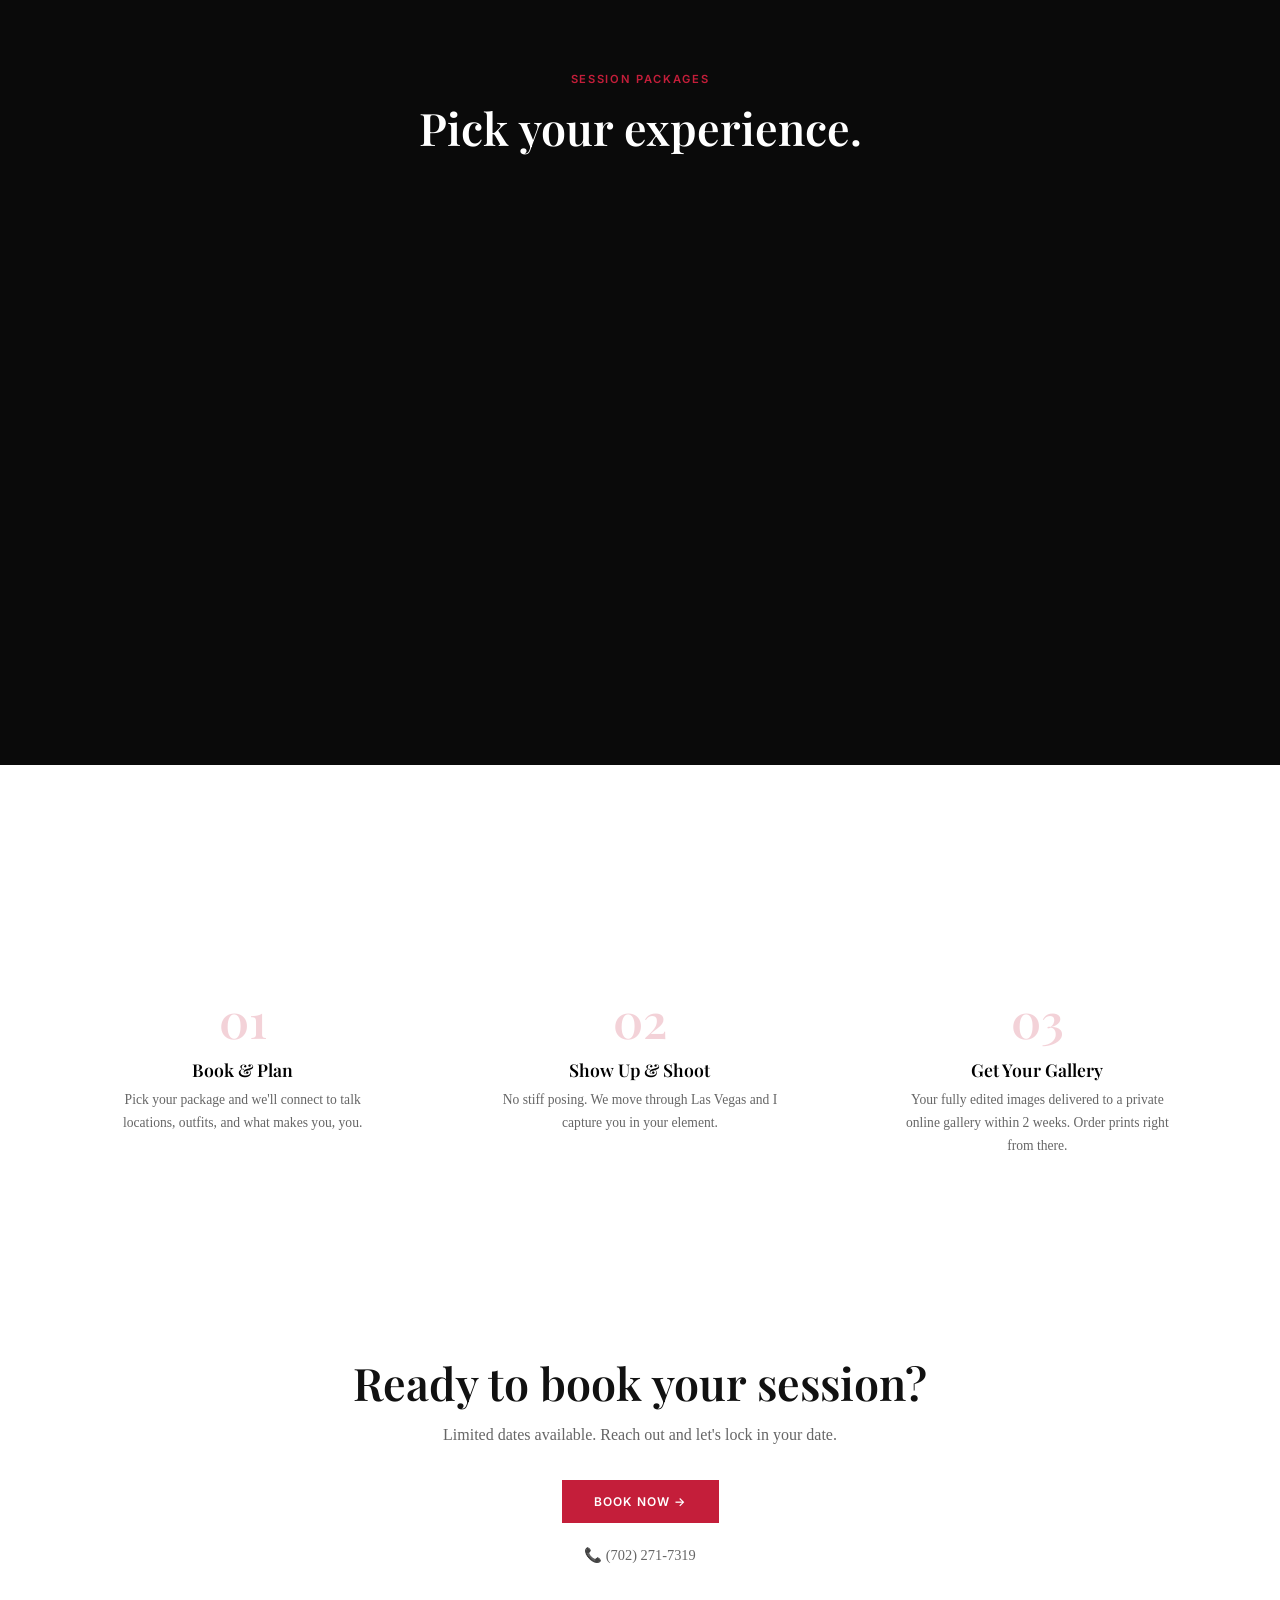
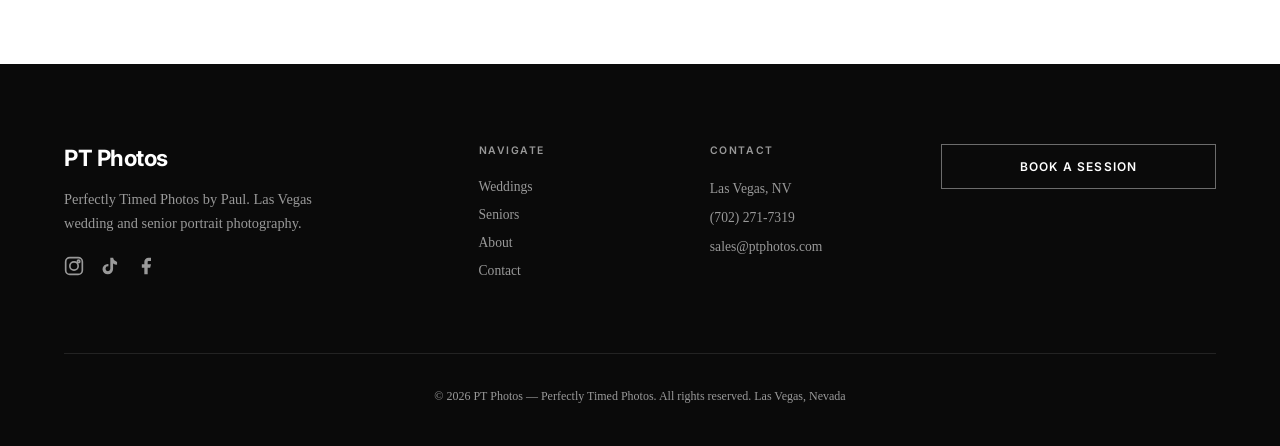
<file: seniors.html>
<!DOCTYPE html>
<html lang="en">
<head>
    <meta charset="UTF-8">
    <meta name="viewport" content="width=device-width, initial-scale=1.0">
    <title>Senior Portraits | PT Photos Las Vegas</title>
    <meta name="description" content="Las Vegas senior portrait photography. Downtown, Fremont Street, The Strip, urban rooftops, desert landscapes.">
    <link rel="stylesheet" href="styles.css">
</head>
<body>

    <nav class="navbar" id="navbar">
        <div class="nav-container">
           <a href="index.html" class="logo">PT Photos</a>
            <button class="nav-toggle" id="navToggle" aria-label="Menu">
                <span></span>
                <span></span>
                <span></span>
            </button>
            <ul class="nav-menu" id="navMenu">
                <li><a href="weddings.html">Weddings</a></li>
                <li><a href="seniors.html" class="active">Seniors</a></li>
                <li><a href="about.html">About</a></li>
                <li><a href="contact.html">Contact</a></li>
            </ul>
        </div>
    </nav>

    <!-- Hero -->
    <section class="page-header">
        <div class="hero-bg">
            <img src="photo30.JPG" alt="Senior portrait with guitar">
        </div>
        <div class="hero-overlay"></div>
        <div class="hero-content">
            <p class="hero-label">Senior Portrait</p>
            <h1>Your senior year. Your story. Your way.</h1>
            <p class="hero-desc">Las Vegas senior portrait sessions that go way beyond the yearbook. We shoot where you live — Downtown, Fremont, the Strip, or wherever fits you.</p>
            <a href="#contact" class="btn btn-primary">Book Your Session →</a>
        </div>
    </section>

    <!-- About Seniors -->
    <section class="seniors-about">
        <div class="container">
            <div class="seniors-about-grid reveal">
                <div class="seniors-about-text">
                    <span class="section-label">Not your average senior photos.</span>
                    <h2 class="section-title">Every senior has a story — a passion, a personality, a vibe that a plain backdrop and forced smile can't capture.</h2>
                    <p>I shoot on location across Las Vegas, working with your style and your interests to create portraits that actually look like you.</p>
                    <ul>
                        <li>Downtown Las Vegas</li>
                        <li>Fremont Street</li>
                        <li>The Strip</li>
                        <li>Urban rooftops</li>
                        <li>Desert landscapes</li>
                        <li>Your school, your sport, your passion</li>
                    </ul>
                </div>
                <div class="seniors-gallery">
    <img src="Photo23.JPG" alt="Senior portrait 1">
    <img src="photo24.JPG" alt="Senior portrait 2">
    <img src="photo27.JPG" alt="Senior portrait 3">
    <img src="photo28.jpg" alt="Senior portrait 4">
    <img src="senior-center.JPG" class="wide" alt="Senior portrait center">
</div>

            </div>
        </div>
    </section>

    <!-- Packages -->
    <section class="packages-section" id="packages">
        <div class="container">
            <span class="section-label reveal">Session Packages</span>
            <h2 class="section-title light reveal">Pick your experience.</h2>
            
            <div class="packages-grid reveal">
                <div class="package-card">
                    <div class="package-badge">Essential</div>
                    <div class="package-name">$350</div>
                    <div class="package-time">1 hour</div>
                    <div class="package-desc">A focused session to get the shots that matter.</div>
                    <ul class="package-list">
                        <li>1-hour session</li>
                        <li>1-2 outfit changes</li>
                        <li>1 location</li>
                        <li>20 edited digital images</li>
                        <li>Private online gallery</li>
                        <li>Print release</li>
                    </ul>
                    <a href="#contact" class="btn btn-outline">Book Now</a>
                </div>

                <div class="package-card featured">
                    <div class="package-badge">Signature</div>
                    <div class="package-name">$600</div>
                    <div class="package-time">2 hours</div>
                    <div class="package-desc">Our most popular — more time, more looks, more Las Vegas.</div>
                    <ul class="package-list">
                        <li>2-hour session</li>
                        <li>3 outfit changes</li>
                        <li>2 locations</li>
                        <li>50 edited digital images</li>
                        <li>Private online gallery</li>
                        <li>Print release</li>
                        <li>Next-day sneak peek</li>
                    </ul>
                    <a href="#contact" class="btn btn-outline">Book Now</a>
                </div>

                <div class="package-card">
                    <div class="package-badge">Elite</div>
                    <div class="package-name">$1,000</div>
                    <div class="package-time">Half day</div>
                    <div class="package-desc">The full experience — for seniors who want it all.</div>
                    <ul class="package-list">
                        <li>4-hour session</li>
                        <li>Unlimited outfits</li>
                        <li>3+ locations</li>
                        <li>All edited digital images</li>
                        <li>Private online gallery</li>
                        <li>Print release</li>
                        <li>Next-day sneak peek</li>
                        <li>Complimentary style consult</li>
                    </ul>
                    <a href="#contact" class="btn btn-outline">Book Now</a>
                </div>
            </div>
        </div>
    </section>

    <!-- Process -->
    <section class="process-section">
        <div class="container">
            <span class="section-label reveal">The Process</span>
            <h2 class="section-title reveal">Simple from start to finish.</h2>
            <div class="process-grid reveal">
                <div class="process-step">
                    <div class="process-number">01</div>
                    <h4>Book & Plan</h4>
                    <p>Pick your package and we'll connect to talk locations, outfits, and what makes you, you.</p>
                </div>
                <div class="process-step">
                    <div class="process-number">02</div>
                    <h4>Show Up & Shoot</h4>
                    <p>No stiff posing. We move through Las Vegas and I capture you in your element.</p>
                </div>
                <div class="process-step">
                    <div class="process-number">03</div>
                    <h4>Get Your Gallery</h4>
                    <p>Your fully edited images delivered to a private online gallery within 2 weeks. Order prints right from there.</p>
                </div>
            </div>
        </div>
    </section>

    <!-- CTA -->
    <section class="cta-section" id="contact">
        <div class="container">
            <div class="reveal">
                <h2 class="section-title">Ready to book your session?</h2>
                <p>Limited dates available. Reach out and let's lock in your date.</p>
                <a href="contact.html" class="btn btn-primary">Book Now →</a>
                <div class="cta-contact" style="margin-top:24px">
                    <a href="tel:+17022717319">📞 (702) 271-7319</a>
                </div>
            </div>
        </div>
    </section>

    <!-- Footer -->
    <footer class="footer">
        <div class="container">
            <div class="footer-grid">
                <div class="footer-brand">
                   <a href="index.html" class="logo" style="color:#fff">PT Photos</a>
                    <p>Perfectly Timed Photos by Paul. Las Vegas wedding and senior portrait photography.</p>
                    <div class="social-links">
                        <a href="https://www.instagram.com/ptphotos.vegas" target="_blank" rel="noopener" aria-label="Instagram">
                            <svg width="20" height="20" viewBox="0 0 24 24" fill="none" stroke="currentColor" stroke-width="2"><rect x="2" y="2" width="20" height="20" rx="5"/><circle cx="12" cy="12" r="5"/><circle cx="17.5" cy="6.5" r="1.5"/></svg>
                        </a>
                        <a href="https://www.tiktok.com/@perfectly.timed8" target="_blank" rel="noopener" aria-label="TikTok">
                            <svg width="20" height="20" viewBox="0 0 24 24" fill="currentColor"><path d="M19.59 6.69a4.83 4.83 0 01-3.77-4.25V2h-3.45v13.67a2.89 2.89 0 01-2.88 2.5 2.89 2.89 0 01-2.88-2.89 2.89 2.89 0 012.88-2.89c.2 0 .39.02.58.06V9.66a6.37 6.37 0 00-.58-.03A6.34 6.34 0 003 16.04 6.34 6.34 0 009.34 22a6.34 6.34 0 006.34-6.34V9.01a8.16 8.16 0 004.8 1.55V7.11a4.85 4.85 0 01-.89-.42z"/></svg>
                        </a>
                        <a href="https://www.facebook.com/share/1CvV9tf7gH/" target="_blank" rel="noopener" aria-label="Facebook">
                            <svg width="20" height="20" viewBox="0 0 24 24" fill="currentColor"><path d="M18 2h-3a5 5 0 00-5 5v3H7v4h3v8h4v-8h3l1-4h-4V7a1 1 0 011-1h3z"/></svg>
                        </a>
                    </div>
                </div>
                <div>
                    <div class="footer-title">Navigate</div>
                    <ul class="footer-links">
                        <li><a href="weddings.html">Weddings</a></li>
                        <li><a href="seniors.html">Seniors</a></li>
                        <li><a href="about.html">About</a></li>
                        <li><a href="contact.html">Contact</a></li>
                    </ul>
                </div>
                <div>
                    <div class="footer-title">Contact</div>
                    <div class="footer-contact">
                        <p>Las Vegas, NV</p>
                        <p>(702) 271-7319</p>
                        <p>sales@ptphotos.com</p>
                    </div>
                </div>
                <div>
                    <a href="contact.html" class="btn btn-outline" style="width:100%">Book a Session</a>
                </div>
            </div>
            <div class="footer-bottom">
                <p>© 2026 PT Photos — Perfectly Timed Photos. All rights reserved. Las Vegas, Nevada</p>
            </div>
        </div>
    </footer>

    <script src="script.js"></script>
</body>
</html>
</file>
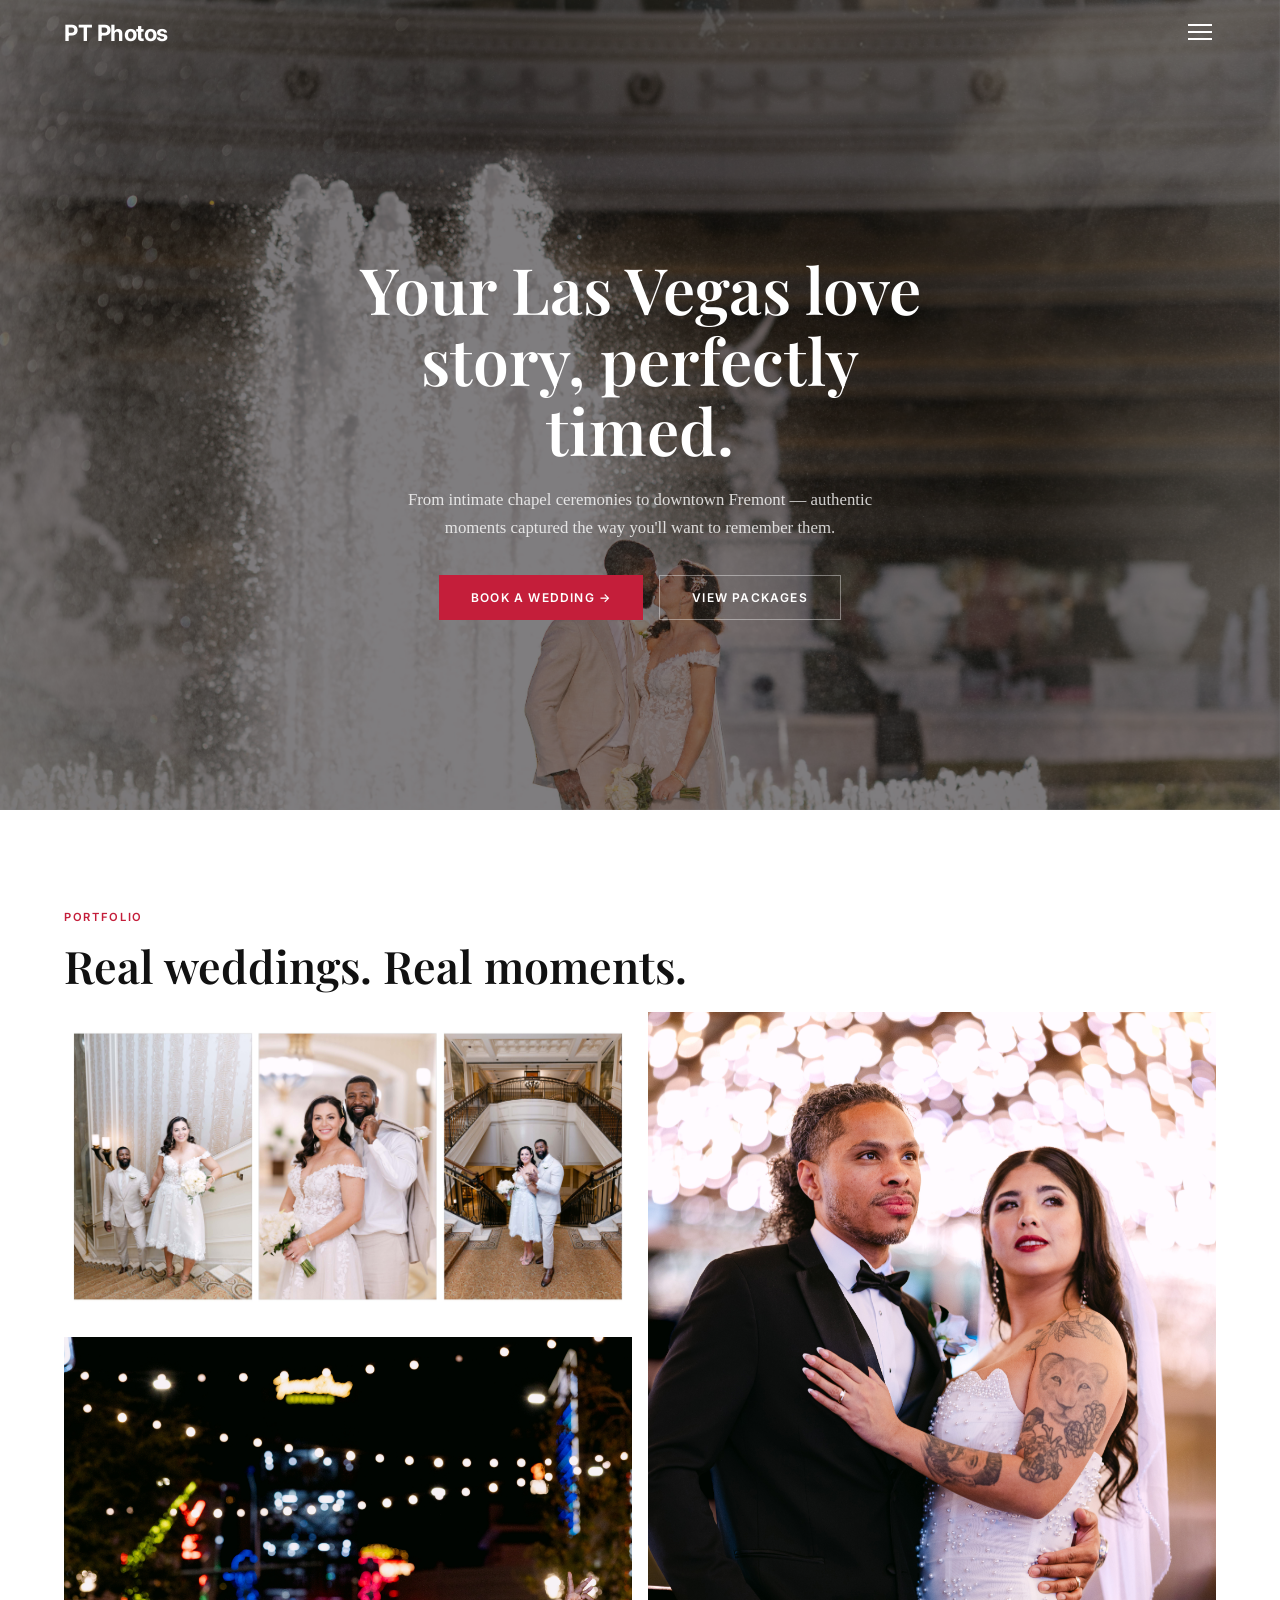
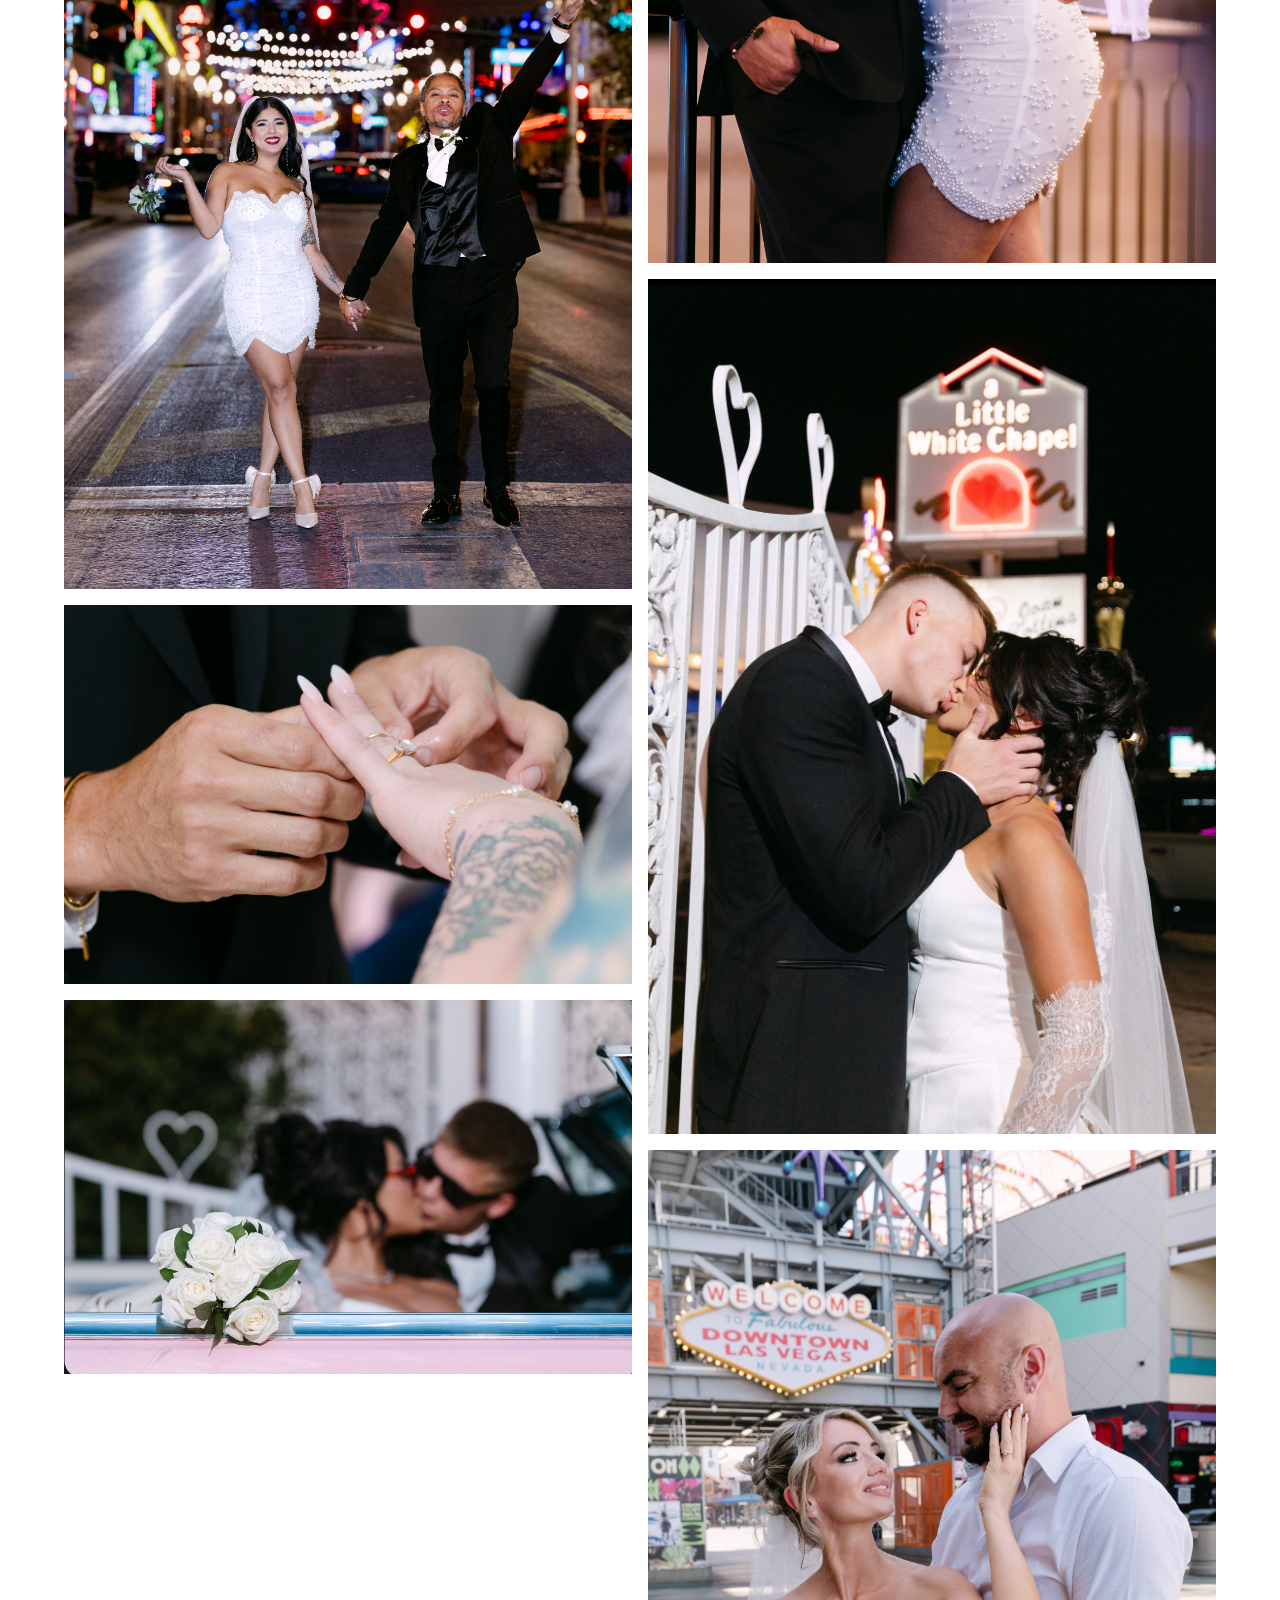
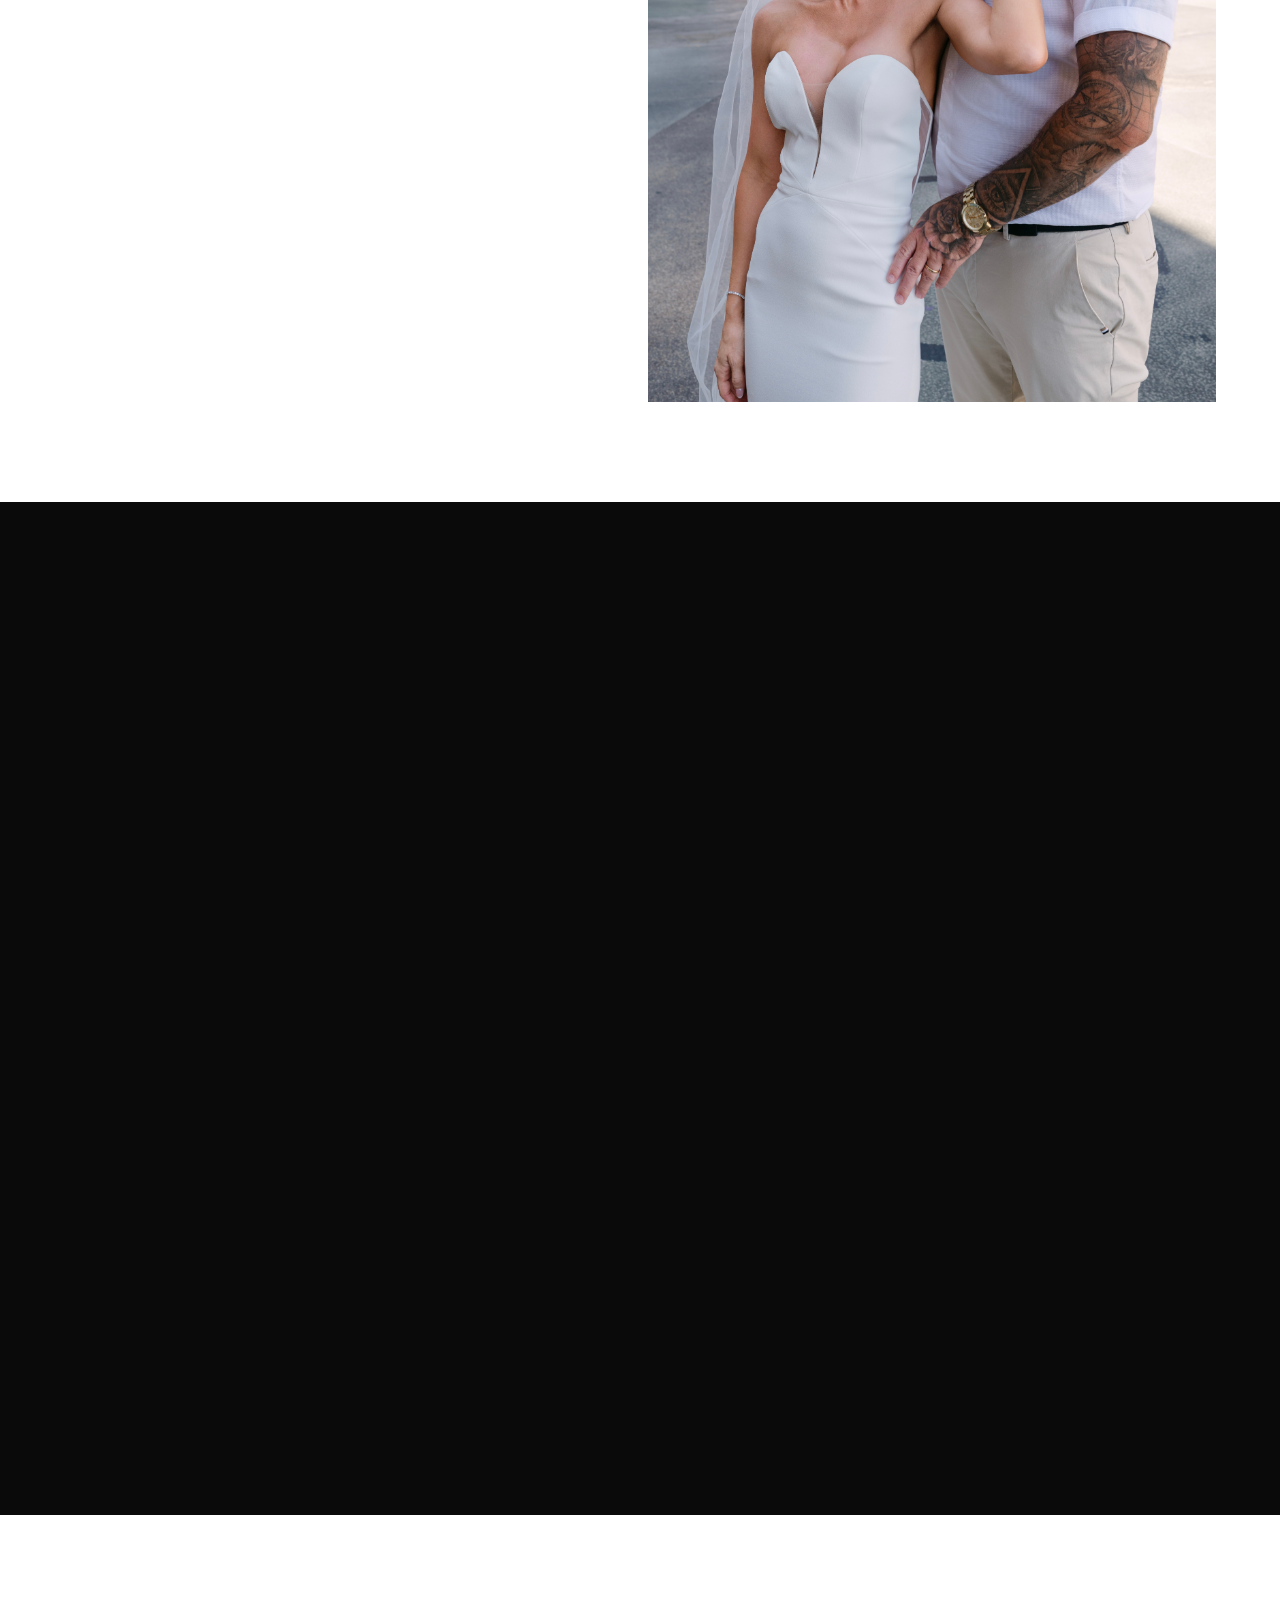
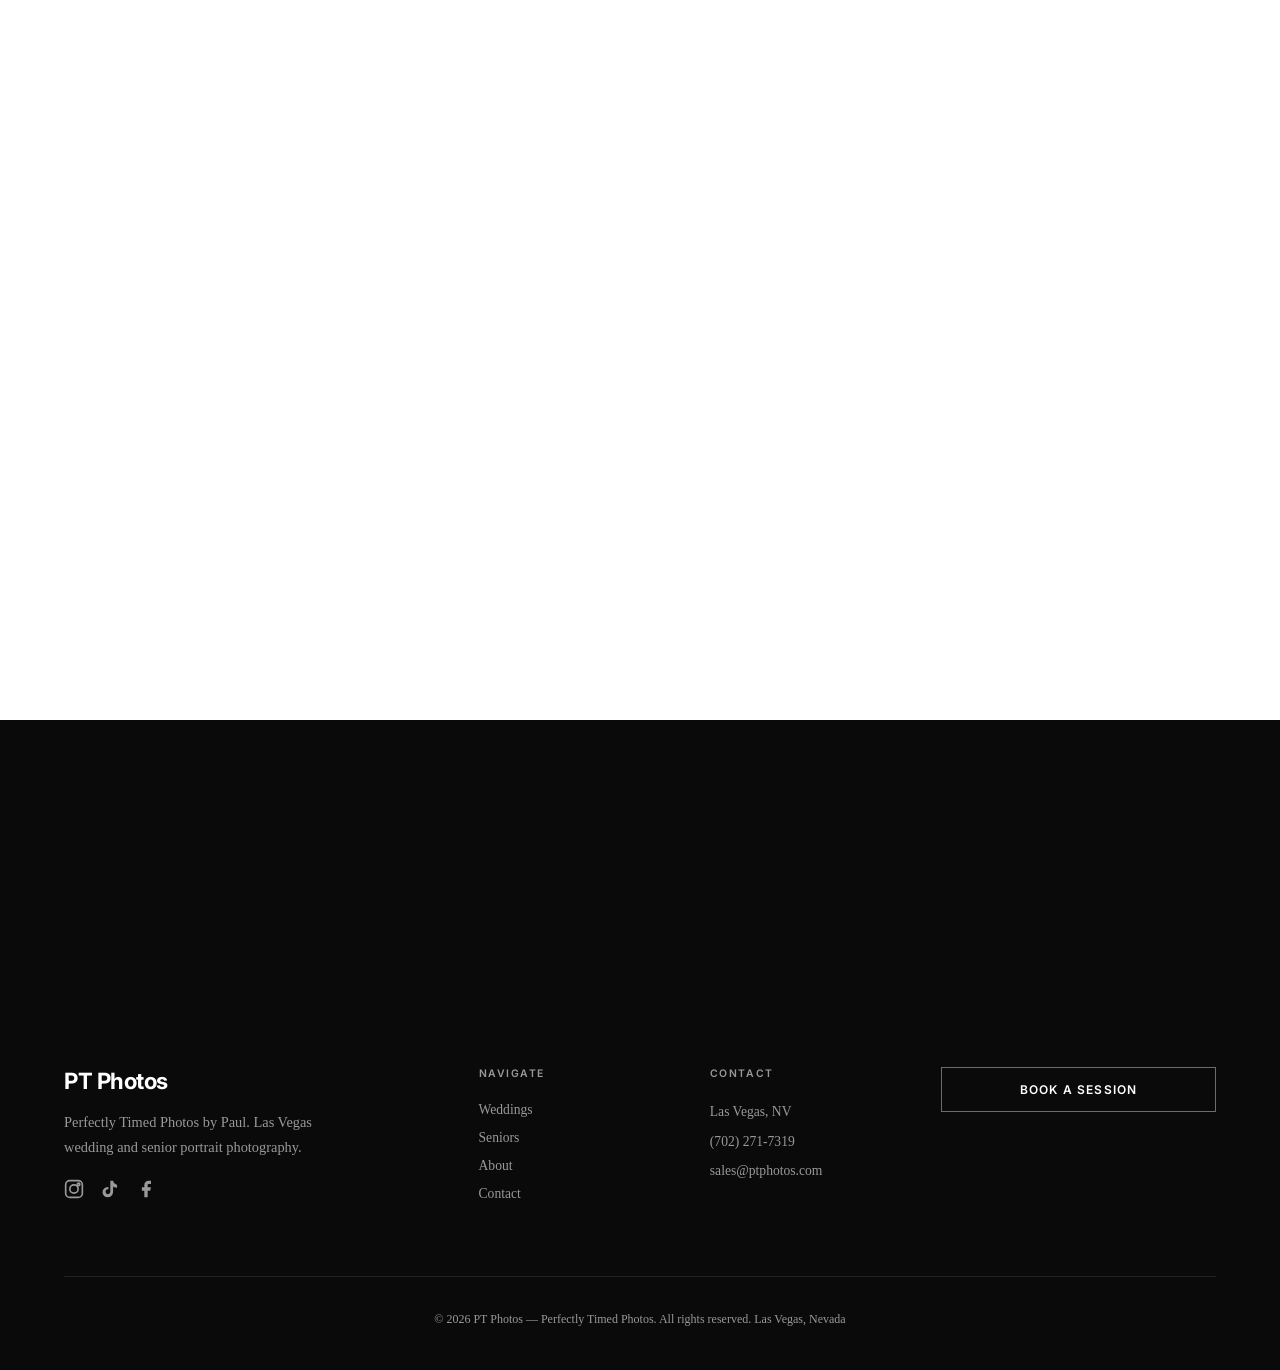
<file: weddings.html>
<!DOCTYPE html>
<html lang="en">
<head>
    <meta charset="UTF-8">
    <meta name="viewport" content="width=device-width, initial-scale=1.0">
    <title>Wedding Photography | PT Photos Las Vegas</title>
    <meta name="description" content="Las Vegas wedding packages: Chapel, Signature, Premier, and Legacy experiences. Book your wedding photographer today.">
    <link rel="stylesheet" href="styles.css">
</head>
<body>

    <nav class="navbar" id="navbar">
        <div class="nav-container">
            <a href="index.html" class="logo">PT Photos</a>
            <button class="nav-toggle" id="navToggle" aria-label="Menu">
                <span></span>
                <span></span>
                <span></span>
            </button>
            <ul class="nav-menu" id="navMenu">
                <li><a href="weddings.html" class="active">Weddings</a></li>
                <li><a href="seniors.html">Seniors</a></li>
                <li><a href="about.html">About</a></li>
                <li><a href="contact.html">Contact</a></li>
            </ul>
        </div>
    </nav>

    <!-- Hero -->
    <section class="page-header">
        <div class="hero-bg">
            <img src="photo31.JPG" alt="Wedding couple">
        </div>
        <div class="hero-overlay"></div>
        <div class="hero-content">
            <h1>Your Las Vegas love story, perfectly timed.</h1>
            <p class="hero-desc">From intimate chapel ceremonies to downtown Fremont — authentic moments captured the way you'll want to remember them.</p>
            <div class="hero-buttons">
                <a href="#contact" class="btn btn-primary">Book a Wedding →</a>
                <a href="#packages" class="btn btn-outline">View Packages</a>
            </div>
        </div>
    </section>

    <!-- Portfolio -->
    <section class="portfolio-section" id="portfolio">
        <div class="container">
            <span class="section-label reveal">Portfolio</span>
            <h2 class="section-title reveal">Real weddings. Real moments.</h2>
            <div class="portfolio-masonry reveal">
                <div class="portfolio-item"><img src="photo3.JPG" alt="Wedding portfolio 1"></div>
                <div class="portfolio-item"><img src="photo5.JPG" alt="Wedding portfolio 3"></div>
                <div class="portfolio-item"><img src="photo8.JPG" alt="Wedding portfolio 5"></div>
                <div class="portfolio-item"><img src="photo9.JPG" alt="Wedding portfolio 6"></div>
                <div class="portfolio-item"><img src="photo11.JPG" alt="Wedding portfolio 8"></div>
                <div class="portfolio-item"><img src="photo12.JPG" alt="Wedding portfolio 9"></div>
                <div class="portfolio-item"><img src="photo1.JPG" alt="Wedding portfolio 10"></div>
            </div>
        </div>
    </section>

    <!-- Packages -->
    <section class="packages-section" id="packages">
        <div class="container">
            <span class="section-label reveal">Packages</span>
            <h2 class="section-title light reveal">Simple, transparent pricing.</h2>
            <p class="reveal">Every package includes professionally edited high-resolution images, a private online gallery, and print release.</p>
            
            <div class="packages-grid reveal">
                <div class="package-card">
                    <div class="package-badge"></div>
                    <div class="package-name">Chapel Experience</div>
                    <div class="package-time">Up to 1 hour</div>
                    <div class="package-price">$595</div>
                    <div class="package-desc">Perfect for intimate chapel ceremonies. Ceremony and portrait coverage with everything you need.</div>
                    <ul class="package-list">
                        <li>Up to 1 hour</li>
                        <li>Ceremony coverage</li>
                        <li>Family portraits</li>
                        <li>Couple portraits</li>
                        <li>Creative portraits around the chapel</li>
                        <li>Professionally edited high-res images</li>
                        <li>Private online gallery</li>
                        <li>Print release</li>
                    </ul>
                    <a href="#contact" class="btn btn-outline">Book This Package →</a>
                </div>

                <div class="package-card featured">
                    <div class="package-badge">Most Popular</div>
                    <div class="package-name">Signature Experience</div>
                    <div class="package-time">Up to 2 hours</div>
                    <div class="package-price">$995</div>
                    <div class="package-desc">The most popular choice for couples wanting more variety and locations.</div>
                    <ul class="package-list">
                        <li>Everything in Chapel Experience</li>
                        <li>Additional portrait time</li>
                        <li>Multiple nearby locations (Downtown / Fremont Street)</li>
                        <li>Larger family group coverage</li>
                        <li>More creative storytelling images</li>
                        <li>Professionally edited high-res images</li>
                        <li>Private online gallery</li>
                        <li>Print release</li>
                    </ul>
                    <a href="#contact" class="btn btn-outline">Book This Package →</a>
                </div>

                <div class="package-card">
                    <div class="package-badge"></div>
                    <div class="package-name">Premier Experience</div>
                    <div class="package-time">Up to 4 hours</div>
                    <div class="package-price">$1,495</div>
                    <div class="package-desc">Complete coverage for the ceremony through the reception highlights.</div>
                    <ul class="package-list">
                        <li>Everything in Signature Experience</li>
                        <li>Getting ready coverage</li>
                        <li>Wedding details</li>
                        <li>Bridal party portraits</li>
                        <li>Reception highlights</li>
                        <li>First dance</li>
                        <li>Parent dances</li>
                        <li>Cake cutting</li>
                        <li>Toasts</li>
                        <li>Grand entrance (timeline permitting)</li>
                    </ul>
                    <a href="#contact" class="btn btn-outline">Book This Package →</a>
                </div>

                <div class="package-card">
                    <div class="package-badge"></div>
                    <div class="package-name">Legacy Experience</div>
                    <div class="package-time">Up to 8 hours</div>
                    <div class="package-price">$2,195</div>
                    <div class="package-desc">Complete wedding day storytelling from start to finish.</div>
                    <ul class="package-list">
                        <li>Complete wedding day storytelling</li>
                        <li>Everything in Premier Experience</li>
                        <li>Full getting ready coverage</li>
                        <li>Detail photography (rings, attire, invitations)</li>
                        <li>First look</li>
                        <li>Full reception coverage</li>
                        <li>Open dancing</li>
                        <li>Bouquet / garter toss</li>
                        <li>Candid guest moments</li>
                        <li>Night portraits</li>
                    </ul>
                    <a href="#contact" class="btn btn-outline">Book This Package →</a>
                </div>
            </div>
        </div>
    </section>

    <!-- Contact -->
    <section class="contact-section" id="contact">
        <div class="container">
            <span class="section-label reveal">Get in Touch</span>
            <h2 class="section-title reveal">Let's talk about your day.</h2>
            <p class="reveal">Fill out the form below and I'll get back to you within 24 hours.</p>
            
            <div class="contact-grid reveal">
                <form class="contact-form" data-form id="weddingForm" action="https://api.web3forms.com/submit" method="POST">
                    <input type="hidden" name="access_key" value="52585ecf-d9ac-4b30-9e5b-4c2871a77b1e">
                    <input type="hidden" name="subject" value="New Wedding Inquiry - PT Photos">
                    <input type="hidden" name="from_name" value="PT Photos Website">
                    <input type="checkbox" name="botcheck" class="hidden" style="display:none">

                    <div class="form-row">
                        <input type="text" name="first_name" placeholder="First Name" required>
                        <input type="text" name="last_name" placeholder="Last Name" required>
                    </div>
                    <input type="email" name="email" placeholder="Email" required>
                    <input type="date" name="wedding_date" id="weddingDate" placeholder="Wedding Date">
                    <select name="package_interest" required>
                        <option value="" disabled selected>Package Interest</option>
                        <option>Chapel Experience</option>
                        <option>Signature Experience</option>
                        <option>Premier Experience</option>
                        <option>Legacy Experience</option>
                        <option>Not sure yet</option>
                    </select>
                    <textarea name="message" rows="5" placeholder="Tell me about your wedding plans" required></textarea>
                    <button type="submit" class="btn btn-primary">Send Inquiry →</button>
                </form>

                <div class="contact-info-box">
                    <div class="contact-info-item">
                        <strong>Phone</strong>
                        <a href="tel:+17022717319">(702) 271-7319</a>
                    </div>
                    <div class="contact-info-item">
                        <strong>Email</strong>
                        <a href="mailto:sales@ptphotos.com">sales@ptphotos.com</a>
                    </div>
                    <div class="contact-info-item">
                        <strong>Location</strong>
                        <span>Las Vegas, NV</span>
                    </div>
                    <div class="contact-info-item">
                        <strong>Response Time</strong>
                        <span>Within 24 hours</span>
                    </div>
                </div>
            </div>
        </div>
    </section>

    <!-- CTA Dark -->
    <section class="cta-dark">
        <div class="container">
            <div class="reveal">
                <h3>Also shooting senior portraits.</h3>
                <a href="seniors.html" class="btn btn-outline">Explore Senior Portraits →</a>
            </div>
        </div>
    </section>

    <!-- Footer -->
    <footer class="footer">
        <div class="container">
            <div class="footer-grid">
                <div class="footer-brand">
                   <a href="index.html" class="logo" style="color:#fff">PT Photos</a>
                    <p>Perfectly Timed Photos by Paul. Las Vegas wedding and senior portrait photography.</p>
                    <div class="social-links">
                        <a href="https://www.instagram.com/ptphotos.vegas" target="_blank" rel="noopener" aria-label="Instagram">
                            <svg width="20" height="20" viewBox="0 0 24 24" fill="none" stroke="currentColor" stroke-width="2"><rect x="2" y="2" width="20" height="20" rx="5"/><circle cx="12" cy="12" r="5"/><circle cx="17.5" cy="6.5" r="1.5"/></svg>
                        </a>
                        <a href="https://www.tiktok.com/@perfectly.timed8" target="_blank" rel="noopener" aria-label="TikTok">
                            <svg width="20" height="20" viewBox="0 0 24 24" fill="currentColor"><path d="M19.59 6.69a4.83 4.83 0 01-3.77-4.25V2h-3.45v13.67a2.89 2.89 0 01-2.88 2.5 2.89 2.89 0 01-2.88-2.89 2.89 2.89 0 012.88-2.89c.2 0 .39.02.58.06V9.66a6.37 6.37 0 00-.58-.03A6.34 6.34 0 003 16.04 6.34 6.34 0 009.34 22a6.34 6.34 0 006.34-6.34V9.01a8.16 8.16 0 004.8 1.55V7.11a4.85 4.85 0 01-.89-.42z"/></svg>
                        </a>
                        <a href="https://www.facebook.com/share/1CvV9tf7gH/" target="_blank" rel="noopener" aria-label="Facebook">
                            <svg width="20" height="20" viewBox="0 0 24 24" fill="currentColor"><path d="M18 2h-3a5 5 0 00-5 5v3H7v4h3v8h4v-8h3l1-4h-4V7a1 1 0 011-1h3z"/></svg>
                        </a>
                    </div>
                </div>
                <div>
                    <div class="footer-title">Navigate</div>
                    <ul class="footer-links">
                        <li><a href="weddings.html">Weddings</a></li>
                        <li><a href="seniors.html">Seniors</a></li>
                        <li><a href="about.html">About</a></li>
                        <li><a href="contact.html">Contact</a></li>
                    </ul>
                </div>
                <div>
                    <div class="footer-title">Contact</div>
                    <div class="footer-contact">
                        <p>Las Vegas, NV</p>
                        <p>(702) 271-7319</p>
                        <p>sales@ptphotos.com</p>
                    </div>
                </div>
                <div>
                    <a href="contact.html" class="btn btn-outline" style="width:100%">Book a Session</a>
                </div>
            </div>
            <div class="footer-bottom">
                <p>© 2026 PT Photos — Perfectly Timed Photos. All rights reserved. Las Vegas, Nevada</p>
            </div>
        </div>
    </footer>

    <script src="script.js"></script>
</body>
</html>
</file>
<file: styles.css>
/* ============================================
   PT Photos — Multi-Page Website
   Based on Airo.ai design from video
   ============================================ */

@import url('https://fonts.googleapis.com/css2?family=Inter:wght@300;400;500;600;700&family=Playfair+Display:ital,wght@0,400;0,600;0,700;1,400&display=swap');

:root {
    --bg: #ffffff;
    --bg-dark: #0a0a0a;
    --bg-card: #111111;
    --text: #111111;
    --text-light: #ffffff;
    --text-muted: #666666;
    --text-muted-dark: #999999;
    --accent: #c41e3a;
    --accent-hover: #a01830;
    --border: rgba(0,0,0,0.08);
    --border-light: rgba(255,255,255,0.1);
    --transition: all 0.3s ease;
    --font-serif: 'Playfair Display', Georgia, serif;
    --font-sans: 'Inter', -apple-system, BlinkMacSystemFont, sans-serif;
}

* { margin: 0; padding: 0; box-sizing: border-box; }

html, body {
    overflow-x: hidden;
    max-width: 100%;
}

.container {
    max-width: 1200px;
    margin: 0 auto;
    padding: 0 24px;
}

img { max-width: 100%; display: block; }

/* ─── Typography ─── */
h1, h2, h3, h4 {
    font-family: var(--font-serif);
    font-weight: 600;
    line-height: 1.2;
}

.section-label {
    font-family: var(--font-sans);
    font-size: 0.7rem;
    font-weight: 600;
    text-transform: uppercase;
    letter-spacing: 0.15em;
    color: var(--accent);
    margin-bottom: 16px;
    display: block;
}

.section-title {
    font-family: var(--font-serif);
    font-size: clamp(1.8rem, 4vw, 2.8rem);
    font-weight: 600;
    line-height: 1.15;
    margin-bottom: 20px;
    color: var(--text);
}

.section-title.light { color: var(--text-light); }

p {
    color: var(--text-muted);
    line-height: 1.7;
    margin-bottom: 16px;
}

/* ─── Buttons ─── */
.btn {
    display: inline-flex;
    align-items: center;
    justify-content: center;
    gap: 8px;
    padding: 14px 32px;
    font-family: var(--font-sans);
    font-size: 0.75rem;
    font-weight: 600;
    text-transform: uppercase;
    letter-spacing: 0.1em;
    text-decoration: none;
    border: none;
    cursor: pointer;
    transition: var(--transition);
}

.btn-primary {
    background: var(--accent);
    color: #fff;
}
.btn-primary:hover { background: var(--accent-hover); }

.btn-dark {
    background: var(--text);
    color: #fff;
}
.btn-dark:hover { background: #333; }

.btn-outline {
    background: transparent;
    color: var(--text-light);
    border: 1px solid rgba(255,255,255,0.4);
}
.btn-outline:hover {
    background: rgba(255,255,255,0.1);
    border-color: #fff;
}

.btn-outline-dark {
    background: transparent;
    color: var(--text);
    border: 1px solid var(--text);
}
.btn-outline-dark:hover {
    background: var(--text);
    color: #fff;
}

/* ─── Navigation ─── */
.navbar {
    position: fixed;
    top: 0; left: 0; right: 0;
    z-index: 1000;
    background: transparent;
    border-bottom: none;
    transition: var(--transition);
}

.navbar.scrolled {
    background: rgba(10,10,10,0.95) !important;
    backdrop-filter: blur(10px) !important;
    border-bottom: 1px solid rgba(255,255,255,0.1) !important;
}




.nav-container {
    max-width: 1200px;
    margin: 0 auto;
    padding: 0 24px;
    display: flex;
    align-items: center;
    justify-content: space-between;
    height: 64px;
}
.logo {
    font-family: var(--font-sans);
    font-size: 1.4rem;
    font-weight: 700;
    color: #fff;
    text-decoration: none;
    letter-spacing: -0.02em;
    white-space: nowrap;
}



.logo-icon {
    width: 32px;
    height: 32px;
    position: relative;
}

.logo-icon svg {
    width: 100%; height: 100%;
    fill: none;
    stroke: #fff;
    stroke-width: 2;
}


.nav-menu {
    position: fixed;
    top: 0;
    right: 0;
    transform: translateX(100%);
    width: 70%;
    max-width: 300px;
    height: 100vh;
    background: var(--bg-dark);
    flex-direction: column;
    padding: 80px 32px;
    gap: 24px;
    transition: transform 0.3s ease;
    border-left: 1px solid rgba(255,255,255,0.1);
    align-items: flex-start;
    display: flex;
    list-style: none;
}

.nav-menu.active { transform: translateX(0); }


.nav-menu a {
    color: rgba(255,255,255,0.7);
    text-decoration: none;
    font-size: 0.8rem;
    font-weight: 500;
    text-transform: uppercase;
    letter-spacing: 0.08em;
    transition: var(--transition);
    position: relative;
}

.nav-menu a:hover,
.nav-menu a.active {
    color: #fff;
}


.nav-menu a.active::after {
    content: '';
    position: absolute;
    bottom: -4px;
    left: 0; right: 0;
    height: 1px;
    background: var(--accent);
}

.nav-toggle {
    display: flex;
    flex-direction: column;
    gap: 5px;
    background: none;
    border: none;
    cursor: pointer;
    padding: 4px;
    z-index: 1001;
}

.nav-toggle span {
    display: block;
    width: 24px;
    height: 2px;
    background: #fff;
    transition: var(--transition);
}


/* ─── Hero ─── */
.hero {
    position: relative;
    min-height: 100vh;
    min-height: 100dvh;      /* ← iOS фикс */
    display: flex;
    align-items: center;
    justify-content: center;
    text-align: center;
    overflow: hidden;
    padding-top: 64px;
    isolation: isolate;      /* ← новый stacking context */
    touch-action: pan-y;     /* ← только вертикальный скролл */
}


.hero-bg {
    position: absolute;
    inset: 0;
    z-index: 0;
    transform: translateZ(0);   /* ← аппаратное ускорение */
    will-change: transform;     /* ← фикс дергания */
}


.hero-bg img {
    width: 100%;
    height: 100%;
    object-fit: cover;
    transform: translateZ(0);   /* ← iOS фикс */
    will-change: transform;
}

/* === Мобильный фикс: фоновые картинки не двигаются при touch === */
.hero-bg img,
.family-sessions .hero-bg img,
.page-header .hero-bg img {
    touch-action: none;
    pointer-events: none;
    user-select: none;
    -webkit-user-drag: none;
}

.hero-overlay {
    position: absolute;
    inset: 0;
    background: rgba(0,0,0,0.5);
    z-index: 1;
}

.hero-content {
    position: relative;
    z-index: 2;
    max-width: 700px;
    padding: 40px 24px;
}

.hero-label {
    font-size: 0.7rem;
    font-weight: 600;
    text-transform: uppercase;
    letter-spacing: 0.2em;
    color: rgba(255,255,255,0.7);
    margin-bottom: 20px;
}

.hero h1,
.family-sessions h1,
.page-header h1 {
    font-family: var(--font-serif);
    font-size: clamp(2.2rem, 5vw, 4rem);
    font-weight: 600;
    color: #fff;
    margin-bottom: 20px;
    line-height: 1.1;
}


.hero-desc {
    font-size: 1.05rem;
    color: rgba(255,255,255,0.8);
    max-width: 520px;
    margin: 0 auto 32px;
    line-height: 1.7;
}

.hero-buttons {
    display: flex;
    gap: 16px;
    justify-content: center;
    flex-wrap: wrap;
}

/* ─── Family Sessions (Home) ─── */
.family-sessions {
    position: relative;
    min-height: 80vh;
    min-height: 80dvh;       /* ← iOS фикс */
    display: flex;
    align-items: center;
    justify-content: center;
    text-align: center;
    overflow: hidden;
    isolation: isolate;
    touch-action: pan-y;
}


.family-sessions .hero-bg img {
    opacity: 0.8;
}

.family-sessions .hero-overlay {
    background: rgba(0,0,0,0.45);
}

/* ─── About (Home) ─── */
.about-home {
    padding: 100px 0;
    background: var(--bg);
}

.about-home-grid {
    display: grid;
    grid-template-columns: 1fr 1.2fr;
    gap: 64px;
    align-items: start;
}

.about-home-photos {
    display: grid;
    grid-template-columns: repeat(3, 1fr);
    gap: 12px;
}

.about-home-photos img {
    width: 100%;
    aspect-ratio: 3/4;
    object-fit: cover;
    filter: grayscale(100%);
}

.about-home-text .section-label {
    margin-bottom: 12px;
}

.about-home-text .section-title {
    margin-bottom: 24px;
}

.about-home-text p {
    font-size: 0.95rem;
    margin-bottom: 20px;
}

.link-arrow {
    display: inline-flex;
    align-items: center;
    gap: 6px;
    font-size: 0.75rem;
    font-weight: 600;
    text-transform: uppercase;
    letter-spacing: 0.1em;
    color: var(--text);
    text-decoration: none;
    border-bottom: 1px solid var(--text);
    padding-bottom: 2px;
    transition: var(--transition);
}

.link-arrow:hover {
    color: var(--accent);
    border-color: var(--accent);
}

/* ─── Testimonial ─── */
.testimonial {
    background: var(--bg-dark);
    padding: 100px 0;
    text-align: center;
}

.testimonial-content {
    max-width: 700px;
    margin: 0 auto;
}

.stars {
    color: var(--accent);
    font-size: 1.2rem;
    letter-spacing: 4px;
    margin-bottom: 24px;
}

.testimonial blockquote {
    font-family: var(--font-serif);
    font-size: clamp(1.2rem, 3vw, 1.6rem);
    font-style: italic;
    color: var(--text-light);
    line-height: 1.5;
    margin-bottom: 32px;
}

.testimonial-author {
    color: var(--text-light);
    font-weight: 600;
    font-size: 0.9rem;
    margin-bottom: 4px;
}

.testimonial-source {
    font-size: 0.7rem;
    text-transform: uppercase;
    letter-spacing: 0.15em;
    color: var(--text-muted-dark);
}

/* ─── Stats ─── */
.stats {
    padding: 80px 0;
    background: var(--bg);
}

.stats-grid {
    display: grid;
    grid-template-columns: repeat(3, 1fr);
    gap: 40px;
    text-align: center;
}

.stat-number {
    font-family: var(--font-serif);
    font-size: clamp(2.5rem, 5vw, 3.5rem);
    font-weight: 600;
    color: var(--text);
    line-height: 1;
    margin-bottom: 8px;
}

.stat-label {
    font-size: 0.75rem;
    font-weight: 500;
    text-transform: uppercase;
    letter-spacing: 0.1em;
    color: var(--text-muted);
}

/* ─── CTA Section ─── */
.cta-section {
    padding: 100px 0;
    text-align: center;
    background: var(--bg);
}

.cta-section .section-title {
    margin-bottom: 12px;
}

.cta-section p {
    max-width: 500px;
    margin: 0 auto 32px;
}

.cta-buttons {
    display: flex;
    gap: 16px;
    justify-content: center;
    flex-wrap: wrap;
    margin-bottom: 32px;
}

.cta-contact {
    display: flex;
    gap: 32px;
    justify-content: center;
    flex-wrap: wrap;
}

.cta-contact a {
    color: var(--text-muted);
    text-decoration: none;
    font-size: 0.9rem;
    display: flex;
    align-items: center;
    gap: 8px;
    transition: var(--transition);
}

.cta-contact a:hover { color: var(--text); }

/* ─── Footer ─── */
.footer {
    background: var(--bg-dark);
    color: var(--text-light);
    padding: 80px 0 40px;
}

.footer-grid {
    display: grid;
    grid-template-columns: 2fr 1fr 1fr 1.5fr;
    gap: 48px;
    margin-bottom: 64px;
}

.footer-brand p {
    color: var(--text-muted-dark);
    font-size: 0.9rem;
    max-width: 280px;
    margin: 16px 0 20px;
}

.social-links {
    display: flex;
    gap: 16px;
}

.social-links a {
    color: var(--text-muted-dark);
    transition: var(--transition);
}

.social-links a:hover { color: #fff; }

.footer-title {
    font-family: var(--font-sans);
    font-size: 0.65rem;
    font-weight: 600;
    text-transform: uppercase;
    letter-spacing: 0.15em;
    color: var(--text-muted-dark);
    margin-bottom: 20px;
}

.footer-links {
    list-style: none;
}

.footer-links li { margin-bottom: 10px; }

.footer-links a {
    color: var(--text-muted-dark);
    text-decoration: none;
    font-size: 0.85rem;
    transition: var(--transition);
}

.footer-links a:hover { color: #fff; }

.footer-contact p {
    color: var(--text-muted-dark);
    font-size: 0.85rem;
    margin-bottom: 6px;
}

.footer-contact .btn {
    margin-top: 16px;
    width: 100%;
}

.footer-bottom {
    border-top: 1px solid var(--border-light);
    padding-top: 32px;
    text-align: center;
}

.footer-bottom p {
    font-size: 0.75rem;
    color: var(--text-muted-dark);
    margin: 0;
}

/* ─── Page Header (Weddings/Seniors inner) ─── */
.page-header {
    position: relative;
    min-height: 90vh;
    min-height: 90dvh;       /* ← iOS фикс */
    display: flex;
    align-items: center;
    justify-content: center;
    text-align: center;
    overflow: hidden;
    padding-top: 64px;
    isolation: isolate;
    touch-action: pan-y;
}


.page-header .hero-content {
    max-width: 640px;
}

/* ─── Portfolio ─── */
.portfolio-section {
    padding: 100px 0;
    background: var(--bg);
}

.portfolio-masonry {
    column-count: 2;
    column-gap: 16px;
}

.portfolio-masonry .portfolio-item {
    break-inside: avoid;
    margin-bottom: 16px;
    overflow: hidden;
}

.portfolio-masonry img {
    width: 100%;
    transition: transform 0.6s ease;
}

.portfolio-masonry .portfolio-item:hover img {
    transform: scale(1.03);
}

/* ─── Packages ─── */
.packages-section {
    background: var(--bg-dark);
    padding: 100px 0;
}

.packages-section .section-label,
.packages-section .section-title,
.packages-section > .container > p {
    text-align: center;
}

.packages-section > .container > p {
    max-width: 600px;
    margin: 0 auto 48px;
    color: var(--text-muted-dark);
}

.packages-grid {
    display: grid;
    grid-template-columns: repeat(4, 1fr);
    gap: 20px;
}


.package-card {
    background: rgba(255,255,255,0.03);
    border: 1px solid var(--border-light);
    padding: 32px 24px;
    transition: border-color 0.3s ease, box-shadow 0.3s ease;
    display: flex;
    flex-direction: column;
}

.package-card:hover {
    border-color: rgba(255,255,255,0.3);
    box-shadow: 0 8px 32px rgba(0,0,0,0.25);
}


.package-card.featured {
    background: var(--accent);
    border-color: var(--accent);
}

.package-card.featured .package-name,
.package-card.featured .package-price,
.package-card.featured .package-desc,
.package-card.featured .package-list li,
.package-card.featured .package-badge {
    color: #fff;
}

.package-card.featured .package-list li::before {
    background: #fff;
}

.package-badge {
    font-size: 0.65rem;
    font-weight: 700;
    text-transform: uppercase;
    letter-spacing: 0.15em;
    color: var(--text-muted-dark);
    margin-bottom: 12px;
    min-height: 16px;
}

.package-name {
    font-family: var(--font-serif);
    font-size: 1.1rem;
    font-weight: 600;
    color: var(--text-light);
    margin-bottom: 4px;
}

.package-time {
    font-size: 0.75rem;
    color: var(--text-muted-dark);
    text-transform: uppercase;
    letter-spacing: 0.08em;
    margin-bottom: 12px;
}

.package-price {
    font-family: var(--font-serif);
    font-size: 2rem;
    font-weight: 600;
    color: var(--text-light);
    margin-bottom: 12px;
    line-height: 1;
}

.package-desc {
    font-size: 0.8rem;
    color: var(--text-muted-dark);
    margin-bottom: 20px;
    line-height: 1.5;
}

.package-list {
    list-style: none;
    margin-bottom: 24px;
    flex-grow: 1;
}

.package-list li {
    position: relative;
    padding-left: 18px;
    margin-bottom: 8px;
    font-size: 0.8rem;
    color: var(--text-muted-dark);
    line-height: 1.5;
}

.package-list li::before {
    content: '';
    position: absolute;
    left: 0;
    top: 7px;
    width: 5px;
    height: 5px;
    background: var(--accent);
    border-radius: 50%;
}

.package-card .btn-outline {
    width: 100%;
    font-size: 0.7rem;
}

.package-card.featured .btn-outline {
    border-color: rgba(255,255,255,0.5);
    color: #fff;
}

.package-card.featured .btn-outline:hover {
    background: rgba(255,255,255,0.15);
}

/* ─── Contact Form ─── */
.contact-section {
    padding: 100px 0;
    background: var(--bg);
}

.contact-section .section-label,
.contact-section .section-title {
    text-align: center;
}

.contact-section > .container > p {
    text-align: center;
    max-width: 500px;
    margin: 0 auto 40px;
}

.contact-grid {
    display: grid;
    grid-template-columns: 1fr 1fr;
    gap: 64px;
    max-width: 1000px;
    margin: 0 auto;
}

.contact-form {
    display: flex;
    flex-direction: column;
    gap: 16px;
}

.form-row {
    display: grid;
    grid-template-columns: 1fr 1fr;
    gap: 16px;
}

.contact-form input,
.contact-form select,
.contact-form textarea {
    width: 100%;
    background: transparent;
    border: 1px solid var(--border);
    padding: 14px 16px;
    color: var(--text);
    font-family: var(--font-sans);
    font-size: 0.9rem;
    outline: none;
    transition: var(--transition);
    border-radius: 0;
}

.contact-form input:focus,
.contact-form select:focus,
.contact-form textarea:focus {
    border-color: var(--text);
}

.contact-form input::placeholder,
.contact-form textarea::placeholder {
    color: #aaa;
}

.contact-form select {
    cursor: pointer;
    appearance: none;
    background-image: url("data:image/svg+xml,%3Csvg xmlns='http://www.w3.org/2000/svg' width='12' height='12' viewBox='0 0 24 24' fill='none' stroke='%23999' stroke-width='2'%3E%3Cpath d='M6 9l6 6 6-6'/%3E%3C/svg%3E");
    background-repeat: no-repeat;
    background-position: right 14px center;
}

.contact-form .btn-primary {
    width: 100%;
    margin-top: 8px;
}

.contact-info-box {
    padding-top: 8px;
}

.contact-info-item {
    margin-bottom: 24px;
}

.contact-info-item strong {
    display: block;
    font-size: 0.65rem;
    font-weight: 600;
    text-transform: uppercase;
    letter-spacing: 0.12em;
    color: var(--text-muted);
    margin-bottom: 4px;
}

.contact-info-item span,
.contact-info-item a {
    color: var(--text);
    font-size: 0.95rem;
    text-decoration: none;
}

.contact-info-item a:hover { color: var(--accent); }

/* ─── Dark CTA ─── */
.cta-dark {
    background: var(--bg-dark);
    padding: 80px 0;
    text-align: center;
}

.cta-dark h3 {
    font-family: var(--font-serif);
    font-size: clamp(1.4rem, 3vw, 2rem);
    color: var(--text-light);
    margin-bottom: 24px;
}

/* ─── Seniors Page ─── */
.seniors-about {
    padding: 100px 0;
    background: var(--bg);
}

.seniors-about-grid {
    display: grid;
    grid-template-columns: 1fr 1fr;
    gap: 64px;
    align-items: start;
}

.seniors-about-text ul {
    list-style: none;
    margin: 24px 0;
}

.seniors-about-text li {
    position: relative;
    padding-left: 18px;
    margin-bottom: 10px;
    color: var(--text-muted);
    font-size: 0.9rem;
}

.seniors-about-text li::before {
    content: '';
    position: absolute;
    left: 0;
    top: 9px;
    width: 5px;
    height: 5px;
    background: var(--accent);
    border-radius: 50%;
}

.seniors-gallery {
    display: grid;
    grid-template-columns: repeat(4, 1fr);
    gap: 12px;
}

.seniors-gallery img {
    width: 100%;
    height: 100%;
    aspect-ratio: 1;
    object-fit: cover;
    border-radius: 8px;
}

.seniors-gallery img.wide {
    grid-column: 2 / span 2;
    aspect-ratio: 2 / 1;
}


/* ─── Process ─── */
.process-section {
    padding: 100px 0;
    background: var(--bg);
}

.process-section .section-label,
.process-section .section-title {
    text-align: center;
}

.process-grid {
    display: grid;
    grid-template-columns: repeat(3, 1fr);
    gap: 40px;
    margin-top: 48px;
}

.process-step {
    text-align: center;
}

.process-number {
    font-family: var(--font-serif);
    font-size: 3rem;
    font-weight: 600;
    color: rgba(196,30,58,0.2);
    line-height: 1;
    margin-bottom: 16px;
}

.process-step h4 {
    font-size: 1.1rem;
    margin-bottom: 8px;
}

.process-step p {
    font-size: 0.85rem;
    max-width: 280px;
    margin: 0 auto;
}

/* ─── Contact Page ─── */
.contact-page-form {
    max-width: 600px;
    margin: 0 auto;
}

.contact-page-header {
    text-align: center;
    padding: 140px 0 60px;
    background: var(--bg);
}

.contact-details-grid {
    display: grid;
    grid-template-columns: repeat(3, 1fr);
    gap: 32px;
    max-width: 800px;
    margin: 48px auto 0;
    text-align: center;
}

.explore-tags {
    display: flex;
    gap: 12px;
    justify-content: center;
    flex-wrap: wrap;
    margin-top: 32px;
}

.explore-tags a {
    display: inline-block;
    padding: 10px 20px;
    border: 1px solid var(--border);
    color: var(--text);
    text-decoration: none;
    font-size: 0.75rem;
    font-weight: 500;
    text-transform: uppercase;
    letter-spacing: 0.08em;
    transition: var(--transition);
}

.explore-tags a:hover {
    border-color: var(--text);
    background: var(--text);
    color: #fff;
}

/* ─── FAQ ─── */
.faq-section {
    background: var(--bg-dark);
    padding: 100px 0;
}

.faq-section .section-label,
.faq-section .section-title {
    text-align: center;
}

.faq-list {
    max-width: 700px;
    margin: 48px auto 0;
}

.faq-item {
    border-bottom: 1px solid var(--border-light);
}

.faq-question {
    width: 100%;
    background: none;
    border: none;
    color: var(--text-light);
    font-family: var(--font-sans);
    font-size: 0.95rem;
    font-weight: 500;
    padding: 20px 0;
    text-align: left;
    cursor: pointer;
    display: flex;
    justify-content: space-between;
    align-items: center;
    transition: var(--transition);
}

.faq-question:hover { color: var(--accent); }

.faq-icon {
    font-size: 1.2rem;
    transition: transform 0.3s ease;
    color: var(--text-muted-dark);
}

.faq-item.active .faq-icon {
    transform: rotate(45deg);
}

.faq-answer {
    max-height: 0;
    overflow: hidden;
    transition: max-height 0.3s ease, padding 0.3s ease;
}

.faq-item.active .faq-answer {
    max-height: 200px;
    padding-bottom: 20px;
}

.faq-answer p {
    color: var(--text-muted-dark);
    font-size: 0.9rem;
    margin: 0;
}

/* ─── Mobile Menu ─── */
@media (max-width: 768px) {
    .nav-toggle.active span:nth-child(1) { transform: rotate(45deg) translate(5px, 5px); }
    .nav-toggle.active span:nth-child(2) { opacity: 0; }
    .nav-toggle.active span:nth-child(3) { transform: rotate(-45deg) translate(5px, -5px); }
    
    .about-home-grid,
    .contact-grid,
    .seniors-about-grid {
        grid-template-columns: 1fr;
    }

    .stats-grid,
    .packages-grid,
    .process-grid,
    .footer-grid,
    .contact-details-grid {
        grid-template-columns: 1fr;
    }
    
    .portfolio-masonry { column-count: 1; }
    
    .footer-grid { gap: 32px; }
    
    .form-row { grid-template-columns: 1fr; }
    
    .hero h1 { font-size: 2rem; }

    .seniors-gallery {
        grid-template-columns: repeat(2, 1fr);
    }
    .seniors-gallery img.wide {
        grid-column: span 2;
    }
}

@media (max-width: 1024px) {
    .packages-grid { grid-template-columns: repeat(2, 1fr); }
}


@media (max-width: 480px) {
    .packages-grid { grid-template-columns: 1fr; }
    .about-home-photos { grid-template-columns: 1fr; }
    .about-home-photos img { aspect-ratio: 16/9; }
}





/* ─── Scroll Reveal ─── */
.reveal {
    opacity: 0;
    transform: translateY(30px);
    transition: opacity 0.8s ease, transform 0.8s ease;
}

.reveal.active {
    opacity: 1;
    transform: translateY(0);
}
</file>
